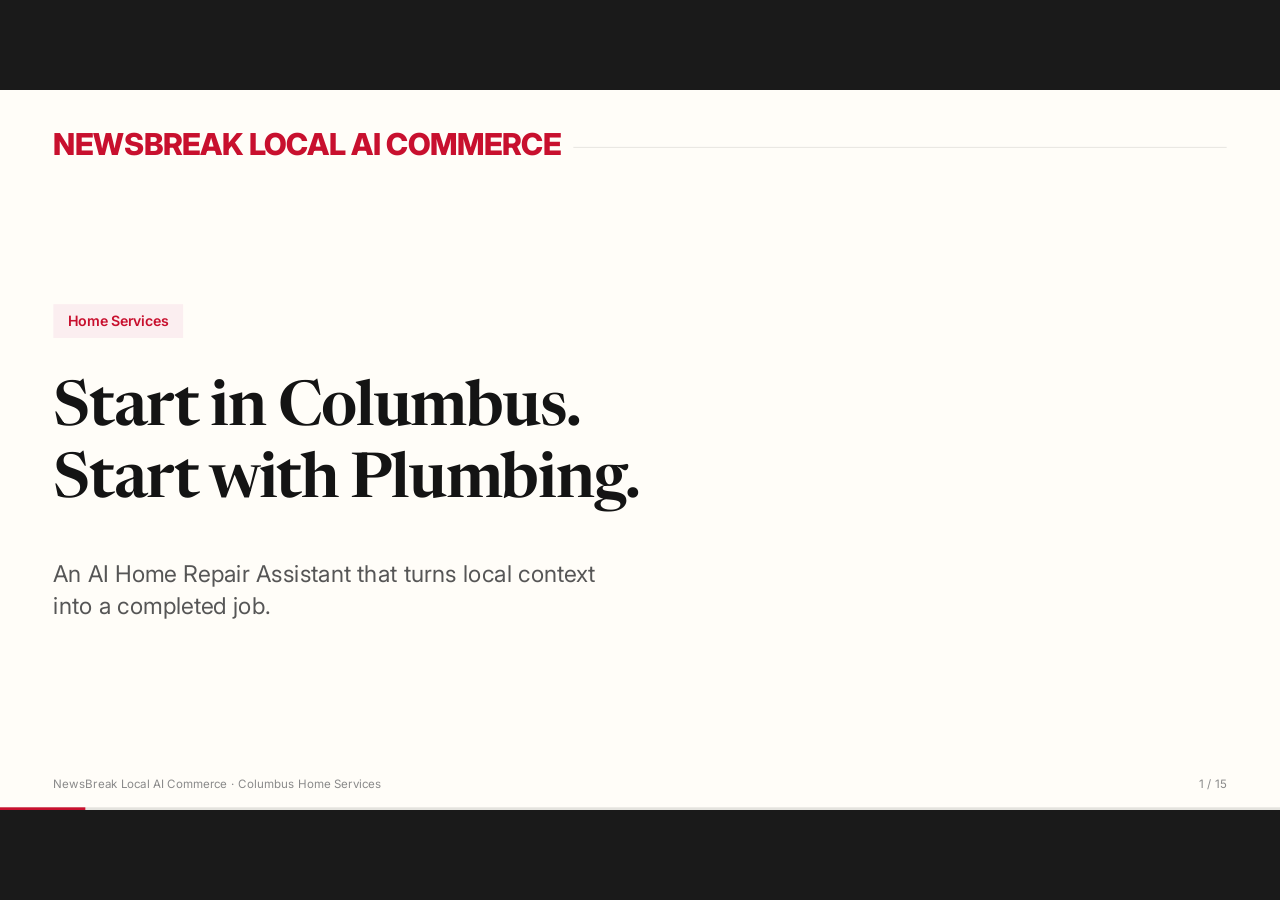
<file: index.html>
<!DOCTYPE html>
<html lang="en">
<head>
<meta charset="UTF-8" />
<meta name="viewport" content="width=device-width, initial-scale=1" />
<title>NewsBreak Local AI Commerce — Columbus Plumbing</title>
<link rel="preconnect" href="https://fonts.googleapis.com" />
<link rel="preconnect" href="https://fonts.gstatic.com" crossorigin />
<link href="https://fonts.googleapis.com/css2?family=Inter:wght@400;500;600;700;800&family=Newsreader:opsz,wght@6..72,500;6..72,600;6..72,700&display=swap" rel="stylesheet" />
<style>
  :root {
    --red: #C8102E;
    --red-soft: #FBEEF0;
    --red-mid: #F3D6DC;
    --red-line: #E9C6CD;
    --ink: #141414;
    --muted: #565656;
    --faint: #8A8A8A;
    --line: #E4E3DE;
    --paper: #FFFDF8;
    --soft: #F4F3EE;
    --chip: #ECEBE5;
  }
  * { box-sizing: border-box; }
  html, body {
    overflow-x: hidden; margin: 0; height: 100%; background: #1A1A1A; color: var(--ink); }
  body { font-family: Inter, "SF Pro Text", "PingFang SC", sans-serif; overflow: hidden; }

  .frame { height: 100%; display: flex; align-items: center; justify-content: center; }
  .viewport { width: 1440px; height: 810px; overflow: hidden; flex: 0 0 auto; }
  .stage-wrap { width: 1440px; height: 810px; transform-origin: top left; }
  .stage { width: 1440px; height: 810px; background: var(--paper); position: relative; overflow: hidden; }

  .slide { display: none; position: absolute; inset: 0; padding: 44px 60px 64px; }
  .slide.active { display: flex; flex-direction: column; }

  /* header */
  .sec { display: flex; align-items: baseline; gap: 14px; margin: 0 0 14px; }
  .sec .num { font-size: 17px; font-weight: 700; color: var(--faint); }
  .sec .name { font-size: 34px; font-weight: 800; letter-spacing: -0.015em; text-transform: uppercase; color: var(--red); line-height: 1; }
  .sec .rule { flex: 1; height: 1px; background: var(--line); transform: translateY(-8px); }
  h1 {
    font-family: Newsreader, "Source Serif 4", Georgia, serif;
    font-size: 44px; line-height: 1.15; font-weight: 600;
    letter-spacing: -0.02em; margin: 0 0 24px; max-width: 23em;
  }

  /* layout */
  .body { flex: 1; display: flex; flex-direction: column; gap: 18px; min-height: 0; }
  .row { display: flex; gap: 18px; }
  .row.grow { flex: 1; min-height: 0; }
  .col { flex: 1; min-width: 0; display: flex; flex-direction: column; }
  .card { background: #fff; border: 1px solid var(--line); padding: 22px 24px; display: flex; flex-direction: column; }
  .soft { background: var(--soft); border: 1px solid var(--line); padding: 22px 24px; display: flex; flex-direction: column; }
  .accent { background: var(--red-soft); border: 1px solid var(--red-line); padding: 22px 24px; display: flex; flex-direction: column; }
  .label { font-size: 12px; font-weight: 700; letter-spacing: 0.12em; text-transform: uppercase; color: var(--faint); margin: 0 0 14px; }
  .label.red { color: var(--red); }
  .center { justify-content: center; }
  .spread { justify-content: space-between; }

  /* text */
  p { margin: 0; }
  .lede { font-size: 23px; font-weight: 650; line-height: 1.25; }
  .t { font-size: 17px; line-height: 1.5; }
  .sub { font-size: 15px; line-height: 1.5; color: var(--muted); }
  .big { font-size: 52px; font-weight: 750; line-height: 1; letter-spacing: -0.025em; }
  .big-sub { font-size: 16px; color: var(--muted); margin-top: 10px; line-height: 1.4; }
  .band { background: var(--soft); border: 1px solid var(--line); padding: 22px 26px; }
  .band.red { background: var(--red-soft); border-color: var(--red-line); }
  .band .q { font-family: Newsreader, Georgia, serif; font-size: 28px; line-height: 1.25; }
  .band.red .q { color: var(--red); }
  .band .foot { font-size: 16px; color: var(--muted); margin-top: 10px; line-height: 1.45; }

  /* two-principle slide */
  .stmt { font-size: 33px; font-weight: 700; line-height: 1.2; letter-spacing: -0.02em; }
  /* takes the leftover height so the card fills the slide instead of pooling */
  .plist { flex: 1; display: flex; flex-direction: column; justify-content: space-evenly; }
  .plist b { display: block; font-size: 18px; font-weight: 700; margin-bottom: 4px; }
  .plist span { display: block; font-size: 16px; line-height: 1.45; color: var(--muted); }

  /* ===== GANTT / SWIMLANE ===== */
  .gantt { flex: 1; display: flex; flex-direction: column; min-height: 0; }
  .g-head { display: grid; grid-template-columns: 132px 1fr; gap: 18px; margin-bottom: 10px; }
  .g-cols { display: grid; }
  .g-cols span {
    font-size: 13px; font-weight: 700; letter-spacing: 0.09em; text-transform: uppercase;
    color: var(--faint); padding: 0 0 8px 14px; border-left: 2px solid var(--line);
  }
  .g-cols span.on { color: var(--red); border-left-color: var(--red-line); }
  .g-row { display: grid; grid-template-columns: 132px 1fr; gap: 18px; flex: 1; min-height: 0; }
  .g-lane { display: flex; flex-direction: column; align-items: flex-start; justify-content: center; font-size: 17px; font-weight: 700; line-height: 1.2; }
  .g-lane small { font-size: 11px; font-weight: 600; color: var(--faint); margin-top: 5px; letter-spacing: 0.08em; text-transform: uppercase; }
  .track { position: relative; border-top: 1px solid var(--line); }
  .g-row:last-child .track { border-bottom: 1px solid var(--line); }
  .track i.gl { position: absolute; top: 0; bottom: 0; width: 1px; background: var(--line); }
  .bar {
    position: absolute; top: 9px; bottom: 9px;
    background: #fff; border: 1px solid var(--line);
    display: flex; align-items: center; padding: 0 15px;
    font-size: 15px; font-weight: 600; line-height: 1.25;
  }
  .bar.red { background: var(--red-soft); border-color: var(--red-line); color: var(--red); }
  .bar.solid { background: var(--red); border-color: var(--red); color: #fff; }
  .bar.ghost { background: var(--soft); color: var(--muted); font-weight: 500; }
  .bar.empty { background: transparent; border: 1px dashed var(--line); color: var(--faint); font-weight: 500; font-size: 14px; justify-content: center; }

  /* ===== METRIC FLOW ===== */
  .mflow { display: flex; align-items: center; flex: 1; }
  .mstep {
    flex: 1; align-self: stretch; background: #fff; border: 1px solid var(--line);
    display: flex; flex-direction: column; align-items: center; justify-content: center;
    text-align: center; padding: 12px 10px; font-size: 17px; font-weight: 650; line-height: 1.25;
  }
  .mstep.end { background: var(--red-soft); border-color: var(--red-line); color: var(--red); }
  .marrow { flex: 0 0 128px; display: flex; flex-direction: column; align-items: center; gap: 6px; }
  .marrow .a { color: var(--faint); font-size: 16px; line-height: 1; }
  .marrow .m {
    font-size: 12.5px; font-weight: 700; letter-spacing: 0.05em; text-transform: uppercase;
    color: var(--red); text-align: center; line-height: 1.3;
  }

  /* ===== SPLIT BAR ===== */
  .split { display: flex; height: 62px; }
  .split-seg {
    display: flex; align-items: center; padding: 0 18px;
    font-size: 17px; font-weight: 650; border: 1px solid var(--line); background: #fff;
  }
  .split-seg.red { background: var(--red); border-color: var(--red); color: #fff; justify-content: center; padding: 0 8px; }
  .axis { display: flex; justify-content: space-between; font-size: 13px; color: var(--faint); margin-top: 8px; }

  /* flow */
  .flow { display: flex; align-items: stretch; }
  .flow.grow { flex: 1; }
  .flow-step {
    flex: 1; background: #fff; border: 1px solid var(--line);
    padding: 16px 13px; text-align: center;
    font-size: 18px; font-weight: 650; line-height: 1.25;
    display: flex; flex-direction: column; justify-content: center; gap: 8px;
  }
  .flow-step em { font-style: normal; font-weight: 500; color: var(--muted); font-size: 14px; line-height: 1.35; }
  .flow-step.hi { background: var(--red-soft); border-color: var(--red-line); color: var(--red); }
  .flow-step.hi em { color: #A2374B; }
  .flow-arrow { width: 26px; flex: 0 0 26px; display: flex; align-items: center; justify-content: center; color: var(--faint); font-size: 17px; }

  /* funnel */
  .funnel { display: flex; flex-direction: column; align-items: center; gap: 9px; flex: 1; justify-content: space-between; }
  .funnel-row {
    background: #fff; border: 1px solid var(--line); text-align: center;
    padding: 13px 12px; font-size: 17px; font-weight: 600; line-height: 1.25; width: 100%;
    display: flex; flex-direction: column; justify-content: center;
  }
  .funnel-row small { font-weight: 500; color: var(--muted); font-size: 13px; margin-top: 4px; }
  .funnel-row.end { background: var(--red-soft); border-color: var(--red-line); color: var(--red); }
  .funnel-row.end small { color: #A2374B; }

  /* table */
  table.t2 { width: 100%; border-collapse: collapse; font-size: 18px; height: 100%; }
  table.t2 th, table.t2 td { border-bottom: 1px solid var(--line); padding: 12px 10px; text-align: center; }
  table.t2 th { font-size: 14px; font-weight: 700; color: var(--muted); }
  table.t2 th:first-child, table.t2 td:first-child { text-align: left; color: var(--muted); font-weight: 500; font-size: 16px; }
  table.t2 tr:last-child td { border-bottom: 0; }
  table.t2 .hi { background: var(--red-soft); color: var(--red); font-weight: 700; }
  table.t2 th.hi { color: var(--red); font-size: 15px; }
  .tbl { flex: 1; display: flex; }

  /* misc */
  .pill { display: inline-block; font-size: 16px; font-weight: 600; padding: 9px 16px; background: var(--chip); }
  .pill.red { background: var(--red-soft); color: var(--red); }
  .chip-row { display: flex; flex-wrap: wrap; gap: 8px; }
  .chip { border: 1px solid var(--line); background: var(--soft); font-size: 14px; padding: 7px 12px; }
  .zip { display: grid; grid-template-columns: repeat(3, 1fr); gap: 9px; flex: 0 0 auto; height: 182px; }
  .why { display: flex; flex-direction: column; gap: 12px; margin-top: 15px; }
  .why b { display: block; font-size: 16px; font-weight: 700; margin-bottom: 3px; }
  .why span { display: block; font-size: 14.5px; line-height: 1.42; color: var(--muted); }
  .zip b {
    background: var(--soft); border: 1px solid var(--line);
    display: flex; flex-direction: column; align-items: center; justify-content: center;
    font-size: 17px; font-weight: 650; gap: 3px;
  }
  .zip b i { font-style: normal; font-weight: 500; font-size: 13px; color: var(--muted); }
  .zip b.on { background: var(--red-soft); border-color: var(--red-line); color: var(--red); }
  .zip b.on i { color: #A2374B; }
  .phone { flex: 1; background: #fff; border: 1px solid var(--line); border-radius: 16px; overflow: hidden; display: flex; flex-direction: column; }
  .phone-top { background: var(--ink); color: #fff; font-size: 11px; font-weight: 600; letter-spacing: 0.06em; text-transform: uppercase; padding: 10px 13px; display: flex; justify-content: space-between; }
  .phone-body { padding: 16px; display: flex; flex-direction: column; gap: 9px; flex: 1; }
  .phone-body .chip-row { margin-top: auto; }
  .phone h3 { margin: 0; font-size: 18px; font-weight: 650; line-height: 1.25; }
  .phone p { font-size: 14px; color: var(--muted); line-height: 1.4; }
  .cta { background: var(--red); color: #fff; font-size: 14px; font-weight: 600; text-align: center; padding: 11px; margin-top: auto; }
  ul.tight { margin: 0; padding-left: 20px; }
  ul.tight li { margin: 0 0 12px; font-size: 17px; line-height: 1.4; }
  ul.tight li:last-child { margin-bottom: 0; }

  /* two-sided gap diagram */
  .gap-wrap { display: grid; grid-template-columns: 1fr 210px 1fr; gap: 0; flex: 1; align-items: stretch; }
  .gap-side { border: 1px solid var(--line); background: #fff; padding: 22px 24px; display: flex; flex-direction: column; justify-content: space-between; }
  .gap-mid {
    background: var(--red-soft); border: 1px solid var(--red-line); border-left: 0; border-right: 0;
    display: flex; flex-direction: column; align-items: center; justify-content: center; gap: 8px; padding: 16px;
  }
  .gap-mid .arrows { font-size: 26px; color: var(--red); letter-spacing: 4px; }
  .gap-mid .txt { font-size: 19px; font-weight: 700; color: var(--red); text-align: center; line-height: 1.25; }

  /* chrome */
  /* Live prototype slide: full bleed, no chrome competing with the device. */
  .slide.demo { padding: 0; overflow: hidden; background: #101114; }
  .demo-frame {
    position: relative; z-index: 1;
    /* flex: none, or the column layout shrinks the frame and the prototype
       renders against a shorter viewport than it was measured for. */
    flex: 0 0 auto;
    width: 1600px; height: 900px; border: 0; display: block;
    /* Zoom is anchored on the phone itself, which sits at (1022,450) inside the
       prototype's own 1600x900 stage — not on the middle of the slide. Anchor it
       centrally and turning the zoom up shoves the device off to the right. */
    --dz: 1;
    --s: calc(0.9 * var(--dz));
    transform-origin: 0 0;
    transform: translate(calc(919.8px - 1022px * var(--s)), calc(405px - 450px * var(--s))) scale(var(--s));
    transition: transform .18s ease;
  }
  .demo-zoom {
    position: absolute; right: 20px; bottom: 16px; z-index: 3;
    background: rgba(255,255,255,0.12); color: #fff;
    font-size: 14px; font-weight: 700; letter-spacing: 0.04em;
    padding: 5px 12px; border-radius: 999px;
    opacity: 0; transition: opacity 0.25s ease; pointer-events: none;
  }
  .demo-zoom.show { opacity: 1; }
  /* Once you click the phone, the keyboard belongs to the prototype. The deck
     forwards the arrow keys back out, but that handshake depends on the iframe's
     origin and quietly stops working in the single-file build. Anyone who cannot
     leave this slide is stuck on it, so the way forward is also on screen. */
  .demo-nav {
    position: absolute; left: 30px; bottom: 26px; z-index: 4;
    display: flex; align-items: center; gap: 9px;
  }
  .demo-nav button {
    width: 46px; height: 37px; border-radius: 9px; cursor: pointer;
    background: rgba(255,255,255,0.09); color: #E8E8EA;
    border: 1px solid rgba(255,255,255,0.16);
    font: 600 17px/1 Inter, sans-serif; letter-spacing: 0;
    transition: background 0.15s ease;
  }
  .demo-nav button:hover { background: rgba(255,255,255,0.2); }
  .demo-nav span { color: #62666C; font-size: 13px; letter-spacing: 0.02em; }
  .demo-missing {
    position: absolute; inset: 0; z-index: 0;
    display: flex; flex-direction: column; align-items: center; justify-content: center; gap: 10px;
    color: #8A8F96; font-size: 19px; text-align: center;
  }
  .demo-missing b { color: #fff; }
  .demo-missing code { font-family: ui-monospace, SFMono-Regular, Menlo, monospace; font-size: 17px; color: #fff; }
  body.on-demo .footer, body.on-demo .bar-p { display: none; }

  .footer { position: absolute; left: 60px; right: 60px; bottom: 22px; display: flex; justify-content: space-between; font-size: 13px; color: var(--faint); }
  .bar-p { position: absolute; left: 0; right: 0; bottom: 0; height: 3px; background: var(--line); }
  .bar-p > i { display: block; height: 100%; background: var(--red); width: 0; }
  .hud {
    position: fixed; left: 0; right: 0; bottom: 0; height: 28px;
    display: flex; align-items: center; justify-content: space-between;
    padding: 0 16px; font-size: 11px; color: #A8A8A8; background: #141414; z-index: 5;
  }
  .hud kbd { font-family: inherit; border: 1px solid #3A3A3A; padding: 1px 5px; border-radius: 3px; color: #D0D0D0; }
  .notes {
    display: none; position: fixed; right: 16px; bottom: 44px; width: 470px;
    max-height: 62vh; overflow: auto; background: #111; color: #EDEDED;
    padding: 18px 20px; border: 1px solid #333; z-index: 6; font-size: 16px; line-height: 1.45;
  }
  .notes.on { display: block; }
  .notes .time { color: #E4657C; font-size: 11px; font-weight: 700; letter-spacing: 0.08em; text-transform: uppercase; margin-bottom: 10px; }
  .notes .cue {
    font-size: 13px; line-height: 1.6; color: #C9A3AC;
    border-left: 2px solid #6E2233; padding-left: 11px; margin-bottom: 14px;
  }
  .notes .cue b { color: #F090A2; font-weight: 700; }
  .notes .grp { margin-bottom: 13px; }
  .notes .grp p { margin: 0 0 4px; }
  .notes em { font-style: normal; color: #FF8FA3; font-weight: 600; }
  .notes .look { font-style: normal; color: #FF6B85; font-size: 12px; margin-right: 5px; }
  .notes .do {
    display: inline-block; background: #2C2C2C; color: #9C9C9C; border-radius: 4px;
    padding: 0 6px; margin-right: 7px; font-size: 12px; font-weight: 700;
  }

  @media print {
    @page { size: landscape; margin: 0; }
    html, body { background: #fff; height: auto; overflow: visible; }
    .hud, .notes, .bar-p { display: none !important; }
    .frame { display: block; height: auto; }
    .viewport, .stage-wrap, .stage { transform: none !important; width: 100%; height: auto; overflow: visible; }
    .slide { display: flex !important; position: relative; page-break-after: always; height: 190mm; }
  }
</style>
<!-- published copy: presenter scaffolding hidden -->
<style>.hud{display:none !important;}</style>
</head>
<body>
<div class="frame">
  <div class="viewport" id="viewport">
  <div class="stage-wrap" id="wrap">
    <div class="stage" id="stage">

      <!-- 1 COVER -->
      <section class="slide active" data-time="0:35" data-notes="今天我只回答一个问题：NewsBreak 能不能把本地流量变成一单真正完成的交易。我的答案是——在 Columbus，从 Plumbing 开始。">
        <div class="sec"><span class="name">NewsBreak Local AI Commerce</span><span class="rule"></span></div>
        <div class="body center">
          <p class="pill red" style="width:fit-content; margin-bottom:24px;">Home Services</p>
          <h1 style="font-size:70px; max-width:14em; margin-bottom:26px;">Start in Columbus.<br>Start with Plumbing.</h1>
          <p style="font-size:26px; color:var(--muted); max-width:24em; line-height:1.35;">An AI Home Repair Assistant that turns local context into a completed job.</p>
        </div>
      </section>

      <!-- 2 RECOMMENDATION -->
      <section class="slide" data-time="1:45" data-notes="先给结论，再讲那条线——它是整个 deck 的骨架。下面三张卡是题目要的 key hypotheses：需求、供给、单位经济，每条都写了什么情况下算被证伪。这三条会在第 13 页以指标的形式回来一次，讲的时候预告一下。">
        <div class="sec"><span class="num">01</span><span class="name">Recommendation</span><span class="rule"></span></div>
        <h1>One category. A few ZIP codes. One complete transaction loop.</h1>
        <div class="body">
          <div class="flow grow">
            <div class="flow-step hi">Local feed<em>A freeze alert, a local story</em></div>
            <div class="flow-arrow">→</div>
            <div class="flow-step">AI assistant<em>Understands the problem</em></div>
            <div class="flow-arrow">→</div>
            <div class="flow-step">Qualified job<em>Structured, not a lead</em></div>
            <div class="flow-arrow">→</div>
            <div class="flow-step">Local plumber<em>Matched and available</em></div>
            <div class="flow-arrow">→</div>
            <div class="flow-step hi">Completed job<em>The only real proof</em></div>
          </div>
          <div class="row" style="flex:0.62;">
            <div class="card col" style="padding:15px 19px; justify-content:space-between;">
              <p class="label red">Bet 1 · Demand</p>
              <p class="lede" style="font-size:19px;">She acts on a story, not a search.</p>
              <p class="sub">Dead if owned demand stays low.</p>
            </div>
            <div class="card col" style="padding:15px 19px; justify-content:space-between;">
              <p class="label red">Bet 2 · Supply</p>
              <p class="lede" style="font-size:19px;">Plumbers answer a qualified job, not a lead.</p>
              <p class="sub">Dead if response time and accept rate stay flat.</p>
            </div>
            <div class="card col" style="padding:15px 19px; justify-content:space-between;">
              <p class="label red">Bet 3 · Economics</p>
              <p class="lede" style="font-size:19px;">One finished job can pay for itself.</p>
              <p class="sub">Dead if contribution margin never turns.</p>
            </div>
          </div>
        </div>
      </section>

      <!-- 3 WHY PLUMBING -->
      <section class="slide" data-time="1:15" data-notes="为什么是 Plumbing 而不是 HVAC。三个理由：漏水必须今天修，意图最强；用户只知道症状不知道该叫什么工种，这正好是 AI 的价值；而且交易周期短，我们 90 天就能看到结果，换一台 HVAC 可能要等一个季度。">
        <div class="sec"><span class="num">02</span><span class="name">Why Plumbing</span><span class="rule"></span></div>
        <h1>The most urgent, most confusing, fastest-closing category.</h1>
        <div class="body">
          <div class="row grow">
            <div class="card col" style="flex:1.3; padding:20px 24px;">
              <p class="label">Category scorecard · 1–5</p>
              <div class="tbl">
                <table class="t2">
                  <thead><tr><th></th><th class="hi">Plumbing</th><th>HVAC</th><th>Electrical</th><th>Handyman</th></tr></thead>
                  <tbody>
                    <tr><td>Urgency</td><td class="hi">5</td><td>5</td><td>4</td><td>2</td></tr>
                    <tr><td>Year-round demand</td><td class="hi">5</td><td>3</td><td>4</td><td>4</td></tr>
                    <tr><td>AI triage value</td><td class="hi">5</td><td>4</td><td>3</td><td>3</td></tr>
                    <tr><td>Speed to close</td><td class="hi">4</td><td>3</td><td>2</td><td>4</td></tr>
                  </tbody>
                </table>
              </div>
            </div>
            <div class="col" style="flex:0.85; gap:16px;">
              <div class="soft" style="flex:1; justify-content:center;">
                <p class="lede" style="font-size:21px;">A leak gets fixed today</p>
                <p class="sub" style="margin-top:6px;">Highest urgency of any home category.</p>
              </div>
              <div class="soft" style="flex:1; justify-content:center;">
                <p class="lede" style="font-size:21px;">People know the symptom, not the service</p>
                <p class="sub" style="margin-top:6px;">Exactly where AI earns its place.</p>
              </div>
              <div class="soft" style="flex:1; justify-content:center;">
                <p class="lede" style="font-size:21px;">We can read results in 90 days</p>
                <p class="sub" style="margin-top:6px;">An HVAC replacement takes a season.</p>
              </div>
            </div>
          </div>
        </div>
      </section>

      <!-- 4 MARKET -->
      <section class="slide" data-time="0:55" data-notes="Columbus 不缺需求，也不缺 plumber。17 万自有住房家庭，而且他们早就在网上找服务了。供给也在，只是碎的——问题从来不是有没有 plumber，而是这个 plumber 现在有没有空、跑不跑这个 ZIP。两边都在，断的是中间那一层。">
        <div class="sec"><span class="num">03</span><span class="name">The Market</span><span class="rule"></span></div>
        <h1>Both sides already exist. What is broken is the middle.</h1>
        <div class="body">
          <div class="gap-wrap">
            <div class="gap-side">
              <p class="label">Demand side</p>
              <div>
                <p class="big">172K</p>
                <p class="big-sub">owner-occupied households in Columbus — 390.5K total, 44.1% owned</p>
              </div>
              <div>
                <p class="t" style="margin-bottom:10px;">Already searching online today:</p>
                <div class="chip-row"><span class="chip">Google</span><span class="chip">Yelp</span><span class="chip">Angi</span><span class="chip">Thumbtack</span></div>
              </div>
              <p class="sub">U.S. Census QuickFacts, ACS 2020–2024</p>
            </div>
            <div class="gap-mid">
              <p class="arrows">→→→</p>
              <p class="txt">The gap<br>is matching</p>
              <p class="arrows">←←←</p>
            </div>
            <div class="gap-side">
              <p class="label">Supply side</p>
              <div>
                <p class="lede">Hundreds of local plumbers</p>
                <p class="sub" style="margin-top:10px;">There is no shortage of licensed plumbers in Columbus.</p>
              </div>
              <div>
                <p class="t" style="margin-bottom:10px;">But nobody can answer, in real time:</p>
                <div class="chip-row"><span class="chip">Free right now?</span><span class="chip">Covers this ZIP?</span><span class="chip">Wants this job?</span></div>
              </div>
              <p class="sub">Fragmented availability, not fragmented supply</p>
            </div>
          </div>
          <div class="band"><p class="q">Demand exists. Supply exists. Nobody is connecting them well.</p></div>
        </div>
      </section>

      <!-- 5 RIGHT TO WIN -->
      <section class="slide" data-time="1:30" data-notes="这是整个 deck 最重要的一页。看这条时间轴——从水管开始漏，到活干完。所有竞品都在中间才介入，因为他们要等用户先意识到问题、再主动搜索。NewsBreak 的位置在最左边，用户还在读本地天气的时候。这个时间差就是我们唯一别人拿不走的东西。">
        <div class="sec"><span class="num">04</span><span class="name">Right to Win</span><span class="rule"></span></div>
        <h1>Everyone else waits for the search. We are already on the screen.</h1>
        <div class="body">
          <div class="gantt">
            <div class="g-head">
              <div></div>
              <div class="g-cols" style="grid-template-columns:repeat(4,1fr);">
                <span class="on">Hour 0 · problem starts</span>
                <span>Hours later · user reacts</span>
                <span>Search &amp; compare</span>
                <span>Job completed</span>
              </div>
            </div>
            <div class="g-row">
              <div class="g-lane" style="color:var(--red);">NewsBreak<small>Contextual</small></div>
              <div class="track">
                <i class="gl" style="left:25%"></i><i class="gl" style="left:50%"></i><i class="gl" style="left:75%"></i>
                <div class="bar solid" style="left:0%; width:24%;">Freeze alert in the feed</div>
                <div class="bar red" style="left:25.5%; width:23.5%;">“Pipes frozen?” → AI builds the job</div>
                <div class="bar red" style="left:50.5%; width:24%;">Nearby plumber matched</div>
                <div class="bar red" style="left:75.5%; width:24.5%;">Job done</div>
              </div>
            </div>
            <div class="g-row">
              <div class="g-lane">Google / Angi<small>Search-led</small></div>
              <div class="track">
                <i class="gl" style="left:25%"></i><i class="gl" style="left:50%"></i><i class="gl" style="left:75%"></i>
                <div class="bar empty" style="left:0%; width:24%;">Not in the picture yet</div>
                <div class="bar" style="left:25.5%; width:23.5%;">User realizes they need a plumber</div>
                <div class="bar" style="left:50.5%; width:24%;">Searches, compares, calls around</div>
                <div class="bar" style="left:75.5%; width:24.5%;">Maybe a job</div>
              </div>
            </div>
          </div>
          <div class="band red"><p class="q">We can reach the problem hours before the search — with an audience we already own.</p></div>
        </div>
      </section>

      <!-- 6 REALITY CHECK -->
      <section class="slide" data-time="1:05" data-notes="但我要诚实说一件事：AI intake 本身已经不是差异化了。Thumbtack、Angi、Yelp 都做了，这些能力甚至已经出现在 ChatGPT 和 Gemini 里。所以我们必须做，但它不是护城河。真正稀缺的是刚才那一页的时间差。">
        <div class="sec"><span class="num">05</span><span class="name">Reality Check</span><span class="rule"></span></div>
        <h1>The AI part is not the moat. Everyone already has it.</h1>
        <div class="body">
          <div class="row grow">
            <div class="card col" style="flex:1.25; padding:20px 24px;">
              <p class="label">Who already ships this</p>
              <div class="tbl">
                <table class="t2">
                  <thead><tr><th></th><th>Thumbtack</th><th>Angi</th><th>Yelp</th><th class="hi">NewsBreak</th></tr></thead>
                  <tbody>
                    <tr><td>Natural-language intake</td><td>Yes</td><td>Yes</td><td>Yes</td><td class="hi">Must have</td></tr>
                    <tr><td>Photo and voice</td><td>Yes</td><td>Partial</td><td>Partial</td><td class="hi">Must have</td></tr>
                    <tr><td>Structured job summary</td><td>Yes</td><td>Yes</td><td>Partial</td><td class="hi">Must have</td></tr>
                    <tr><td>Provider matching</td><td>Yes</td><td>Yes</td><td>Yes</td><td class="hi">Must have</td></tr>
                    <tr><td>Local contextual trigger</td><td>Weak</td><td>Weak</td><td>Medium</td><td class="hi">Our opening</td></tr>
                  </tbody>
                </table>
              </div>
            </div>
            <div class="accent col center" style="flex:0.7;">
              <p style="font-family:Newsreader,Georgia,serif; font-size:36px; line-height:1.2; color:var(--red);">AI is the baseline.<br>Local intent is the wedge.</p>
              <p class="sub" style="margin-top:20px;">These flows are already showing up inside ChatGPT and Gemini too. We build them because we have to — not because they win.</p>
            </div>
          </div>
        </div>
      </section>

      <!-- 7 PRODUCT -->
      <section class="slide" data-time="1:20" data-notes="产品本身很简单，不是让人跟 AI 聊天，是尽快把一个模糊的问题变成一单 plumber 愿意接的活。只问两三个问题就够了。最后一步是报价对比——用户在 Home Services 最大的焦虑就是不知道 220 和 390 到底差在哪，AI 负责解释，但选择权在用户。">
        <div class="sec"><span class="num">06</span><span class="name">The Product</span><span class="rule"></span></div>
        <h1>From “something is leaking” to a job a plumber will actually take.</h1>
        <div class="body">
          <div class="flow grow">
            <div class="flow-step hi">Understand<em>“My kitchen sink is leaking.”<br>Text, photo, or voice</em></div>
            <div class="flow-arrow">→</div>
            <div class="flow-step">Clarify<em>Two or three questions.<br>Not a conversation.</em></div>
            <div class="flow-arrow">→</div>
            <div class="flow-step">Structure<em>Issue, urgency, time window, photos — user confirms</em></div>
            <div class="flow-arrow">→</div>
            <div class="flow-step">Match<em>Nearby, available, right service, fast to respond</em></div>
            <div class="flow-arrow">→</div>
            <div class="flow-step hi">Compare<em>Quotes explained, not silently ranked</em></div>
          </div>
          <div class="row" style="flex:0.7;">
            <div class="card col center">
              <p class="label">What the plumber receives</p>
              <p class="lede">Kitchen sink leak · today 3–6 PM · 2.1 miles · 2 photos</p>
              <p class="sub" style="margin-top:10px;">“Leaks when the sink runs. Likely a drain or connection issue.”</p>
            </div>
            <div class="card col center">
              <p class="label">Why the quotes differ</p>
              <p class="lede">$220 · $310 · $390</p>
              <p class="sub" style="margin-top:10px;">One includes the service fee, one includes parts, one bills diagnostics separately. The AI explains. The user decides.</p>
            </div>
          </div>
        </div>
      </section>

      <!-- 8 UX -->
      <section class="slide" data-time="0:50" data-notes="这页快过——下一页直接演示。体验上有一个硬要求：它必须还是 NewsBreak，不能点一下就跳进另一个 AI app。入口在 feed、天气、文章里，能点就不让用户打字。Provider 那一端正好相反，要像工具——一屏看懂这单值不值得接。">
        <div class="sec"><span class="num">07</span><span class="name">Experience</span><span class="rule"></span></div>
        <h1>It has to still feel like NewsBreak.</h1>
        <div class="body">
          <div class="row grow">
            <div class="card col">
              <div>
                <p class="label">Consumer</p>
                <p class="stmt">The way in is a story she was already reading.</p>
              </div>
              <div class="plist">
                <p><b>Feed card, freeze alert, inside the article</b><span>Three surfaces she opens anyway. Nothing new on the tab bar.</span></p>
                <p><b>Tap, don’t type</b><span>Three questions, all chips. Nobody writes a paragraph at 10 PM.</span></p>
                <p><b>Her address stays hidden</b><span>Shared only once she picks a plumber.</span></p>
              </div>
            </div>
            <div class="accent col">
              <div>
                <p class="label red">Provider</p>
                <p class="stmt">A work tool that answers one question: is this worth my time?</p>
              </div>
              <div class="plist">
                <p><b>A job, not a lead</b><span>Her own answers, already structured, before he picks up the phone.</span></p>
                <p><b>Priced with local comps</b><span>What the last 14 leaks in this ZIP actually closed at.</span></p>
                <p><b>Paid on completion</b><span>No listing fee, no charge to quote. A quote that goes nowhere is free.</span></p>
              </div>
            </div>
          </div>
          <div class="band red"><p class="q">Next slide is that product, running — both sides, one real job.</p></div>
        </div>
      </section>

      <!-- 9 LIVE DEMO -->
      <section class="slide demo" data-time="2:45" data-notes="这一页是活的原型，不是截图。先走需求侧：降温预警 → AI 追问三个问题 → 生成结构化的活。然后按 2 切到水管工，他看到的是一单已经问清楚的活，报 220 发出去。按 1 切回来，报价当场出现在对比页里。问到供给怎么来，按 3 看水管工两分钟注册。方向键照常翻页，R 重置。屏幕上看不清就按 = 放大手机、- 缩小、0 还原；讲稿浮窗挡住手机：按 ] 换窄尺寸，或者直接拖它顶部那条 Chrome 标题栏（网页内容区拖不动，只有那条能拖）。">
        <iframe id="demoFrame" class="demo-frame" title="Live prototype" src="about:blank"></iframe>
        <div class="demo-zoom" id="demoZoom">100%</div>
        <div class="demo-nav">
          <button type="button" id="demoPrev" aria-label="Previous slide">&#8592;</button>
          <button type="button" id="demoNext" aria-label="Next slide">&#8594;</button>
          <span>Slides</span>
        </div>
        <div class="demo-missing">
          <p><b>Prototype not built yet.</b></p>
          <p>Run <code>./demo.sh</code> once in <code>newsbreak-takehome/</code>, then reload this deck.</p>
        </div>
      </section>

      <!-- 10 WHERE WE LAUNCH -->
      <section class="slide" data-time="1:35" data-notes="为什么是这几个 ZIP：第一条最硬——读新闻的人必须就是掏钱的人。43201 是 OSU 校园区，83% 是租客，他打电话给房东不是给水管工；那是另一个产品，走物业那条线，属于第二批。注意措辞是「付款方和读者分离」，不是「避开低收入区」。第二条是老房存量，冻裂集中在 1930-50 年代的施工方式。第三条是运营命脉——这五个 ZIP 连成一条带，一个水管工 6 英里全覆盖，撒开做密度就没了。右边：公开数据里没有 NewsBreak 在 Columbus 的 MAU，所以我不会编一个「拿下 5%」。我只认一个份额：完成订单份额。">
        <div class="sec"><span class="num">08</span><span class="name">Where We Launch</span><span class="rule"></span></div>
        <h1>A market small enough to measure honestly.</h1>
        <div class="body">
          <div class="row grow">
            <div class="col">
              <p class="label">Three to five adjacent ZIPs</p>
              <div class="zip">
                <b>43202</b><b class="on">43214<i>Clintonville</i></b><b class="on">43220<i>Northwest</i></b>
                <b>43201</b><b class="on">43212<i>Grandview</i></b><b class="on">43221<i>Upper Arlington</i></b>
                <b>43211</b><b>43224</b><b class="on">43235<i>Linworth</i></b>
              </div>
              <div class="why">
                <p><b>The reader has to be the one who pays</b><span>43221 is 79% owner-occupied. 43201 is 17% — that reader calls a landlord, not a plumber.</span></p>
                <p><b>The pipes have to actually fail</b><span>Median home built 1952 in Clintonville, 1959 in Upper Arlington. Uninsulated lines on exterior walls.</span></p>
                <p><b>One plumber has to cover all of them</b><span>A contiguous band northwest of downtown, six miles end to end. Scatter the pilot and density never happens.</span></p>
              </div>
              <p class="sub" style="margin-top:12px;">Tenure and housing age: ACS 2020–2024. Renter-heavy ZIPs are wave two, via property managers.</p>
            </div>
            <div class="col">
              <p class="label">The only share I will report</p>
              <div class="funnel">
                <div class="funnel-row" style="width:100%;">All plumbing demand in those ZIPs</div>
                <div class="funnel-row" style="width:82%;">Reachable through NewsBreak</div>
                <div class="funnel-row" style="width:64%;">Qualified requests<small>Phase 1</small></div>
                <div class="funnel-row" style="width:48%;">Matched jobs</div>
                <div class="funnel-row end" style="width:34%;">Completed jobs<small>Phase 2 — the real number</small></div>
              </div>
            </div>
          </div>
          <div class="band"><p class="q">There is no public Columbus MAU, so I will not invent a market share.</p></div>
        </div>
      </section>

      <!-- 11 GTM GANTT -->
      <section class="slide" data-time="1:45" data-notes="这一页请看这四条泳道。关键在第一条和第二条的错位——供给从第 0 天就开始，需求要到第 31 天才进来。杀死一个 marketplace 最快的方式，就是在供给还接不住的时候把需求放进来。产品那条线也是分段的：先上 assistant，再 A/B 测 AI intake，最后才调排序。钱这条线放到最后 30 天才碰。">
        <div class="sec"><span class="num">09</span><span class="name">GTM</span><span class="rule"></span></div>
        <h1>Ninety days: supply leads, demand follows on a leash.</h1>
        <div class="body">
          <div class="gantt">
            <div class="g-head">
              <div></div>
              <div class="g-cols" style="grid-template-columns:repeat(3,1fr);">
                <span>Days 0–30</span><span>Days 31–60</span><span>Days 61–90</span>
              </div>
            </div>
            <div class="g-row">
              <div class="g-lane" style="color:var(--red);">Supply<small>Starts first</small></div>
              <div class="track">
                <i class="gl" style="left:33.33%"></i><i class="gl" style="left:66.66%"></i>
                <div class="bar solid" style="left:0%; width:52%;">Recruit 20–30 plumbers · lock ZIPs and service windows</div>
                <div class="bar red" style="left:53%; width:47%;">Keep the responsive ones · fill coverage gaps</div>
              </div>
            </div>
            <div class="g-row">
              <div class="g-lane">Demand<small>Held back</small></div>
              <div class="track">
                <i class="gl" style="left:33.33%"></i><i class="gl" style="left:66.66%"></i>
                <div class="bar ghost" style="left:0%; width:32%;">Closed — no consumer demand yet, on purpose</div>
                <div class="bar" style="left:33.5%; width:32.5%;">Open to 5–10% · test weather, feed, article, push</div>
                <div class="bar" style="left:67%; width:33%;">Scale only the entries that converted</div>
              </div>
            </div>
            <div class="g-row">
              <div class="g-lane">Product</div>
              <div class="track">
                <i class="gl" style="left:33.33%"></i><i class="gl" style="left:66.66%"></i>
                <div class="bar" style="left:0%; width:32%;">Assistant MVP · manual ops behind it</div>
                <div class="bar" style="left:33.5%; width:32.5%;">A/B: AI intake vs plain form</div>
                <div class="bar" style="left:67%; width:33%;">Tune ranking and the quote flow</div>
              </div>
            </div>
            <div class="g-row">
              <div class="g-lane">Money</div>
              <div class="track">
                <i class="gl" style="left:33.33%"></i><i class="gl" style="left:66.66%"></i>
                <div class="bar ghost" style="left:0%; width:66%;">Free pilot jobs — buying trust, not revenue</div>
                <div class="bar red" style="left:67%; width:33%;">Test willingness to pay</div>
              </div>
            </div>
          </div>
          <div class="band">
            <p class="q" style="font-size:23px;">At day 90 we follow the bottleneck, not the roadmap.</p>
            <p class="foot">Demand strong but supply weak → recruit. Supply strong but demand weak → fix distribution. Both healthy → add ZIPs, then the next category.</p>
          </div>
        </div>
      </section>

      <!-- 12 ECONOMICS -->
      <section class="slide" data-time="1:20" data-notes="早期我不会急着变现，先证明我们能带来真实完成的订单。这张图是一单 350 块的分账，我们拿 12%，也就是 42 块。12% 只是起始假设，不是定价建议。最重要的是下面这句：plumber 最终比较的不是每条 lead 多少钱，而是获得一个真实客户花了多少钱。">
        <div class="sec"><span class="num">10</span><span class="name">Economics</span><span class="rule"></span></div>
        <h1>Get paid when the job is done — not when the lead is sent.</h1>
        <div class="body">
          <div class="row" style="flex:0.75;">
            <div class="soft col center"><p class="label">Phase 1 · Pilot</p><p class="t">Free or near-free qualified jobs. We are buying trust and liquidity, not revenue.</p></div>
            <div class="soft col center"><p class="label">Phase 2 · Transaction</p><p class="t">Once we own booking, payment, and completion, we take a share of jobs that actually finish.</p></div>
          </div>
          <div class="card" style="flex:1; justify-content:center;">
            <p class="label">One completed job · illustrative</p>
            <div class="split">
              <div class="split-seg" style="width:88%;">Plumber keeps ~$308</div>
              <div class="split-seg red" style="width:12%;">$42</div>
            </div>
            <div class="axis">
              <span>Homeowner pays $350</span>
              <span>NewsBreak take rate — 12% launch hypothesis, not a price</span>
            </div>
            <p class="sub" style="margin-top:16px;">Variable costs come out of that $42: payments, support, refund reserve, incentives, AI. Contribution margin gets measured in the pilot — never assumed.</p>
          </div>
          <div class="band red"><p class="q">Plumbers should judge us on cost per completed job — not cost per lead.</p></div>
        </div>
      </section>

      <!-- 13 SUCCESS -->
      <section class="slide" data-time="1:25" data-notes="开口先回指第 2 页那三个赌注——现在每条都挂上了数字，首尾闭环。我们要验证的不是用户喜不喜欢 AI，而是这个 marketplace 成不成立。看这条链路，每一个箭头上挂一个指标——这就是我要盯的全部。北极星是最右边的完成订单，不是聊天量。还有一个只有 NewsBreak 才有的指标：有多少完成订单来自我们自己的 feed 和天气，这个数字才真正证明分发优势是不是真的。">
        <div class="sec"><span class="num">11</span><span class="name">Success</span><span class="rule"></span></div>
        <h1>The MVP does not test whether people like AI. It tests whether the marketplace exists.</h1>
        <div class="body">
          <div class="mflow">
            <div class="mstep">Qualified request</div>
            <div class="marrow"><span class="m">Match rate</span><span class="a">──────▶</span></div>
            <div class="mstep">Matched job</div>
            <div class="marrow"><span class="m">Time to first response</span><span class="a">──────▶</span></div>
            <div class="mstep">Plumber responds</div>
            <div class="marrow"><span class="m">Booking conversion</span><span class="a">──────▶</span></div>
            <div class="mstep end">Completed job<br><span style="font-size:13px; font-weight:600;">North star</span></div>
            <div class="marrow"><span class="m">Repeat rate ·<br>Contribution margin</span><span class="a">──────▶</span></div>
            <div class="mstep">Sustainable<br>economics</div>
          </div>
          <div class="row" style="flex:0.62;">
            <div class="card col center" style="flex:1.15;">
              <p class="label">The three bets from slide one — now with numbers</p>
              <p class="t"><b>1.</b> Can our own surfaces create real plumbing demand?<br><b>2.</b> Will plumbers keep answering the jobs we send?<br><b>3.</b> Can a completed job pay for itself?</p>
            </div>
            <div class="accent col center">
              <p class="t"><b style="color:var(--red);">Owned demand %</b> — how many completed jobs came from NewsBreak’s own surfaces. This is the single number that proves the whole thesis.</p>
            </div>
          </div>
        </div>
      </section>

      <!-- 14 ROADMAP GANTT -->
      <section class="slide" data-time="1:05" data-notes="长期路线按三条泳道走：消费者、供给方、平台。前三个月只做最左边那一列，后台可以人工兜底。注意最右边——MCP 在十八个月之后才出现，只有当 provider 的系统足够碎、外部 AI 分发真的有量的时候它才有价值。它绝对不是 MVP。">
        <div class="sec"><span class="num">12</span><span class="name">Roadmap</span><span class="rule"></span></div>
        <h1>Each phase only starts once the last one is proven.</h1>
        <div class="body">
          <div class="gantt">
            <div class="g-head">
              <div></div>
              <div class="g-cols" style="grid-template-columns:repeat(4,1fr);">
                <span class="on">0–3 months · Assistant</span>
                <span>3–9 · Transaction</span>
                <span>9–18 · AI marketplace</span>
                <span>18+ · Agents &amp; MCP</span>
              </div>
            </div>
            <div class="g-row">
              <div class="g-lane">Consumer</div>
              <div class="track">
                <i class="gl" style="left:25%"></i><i class="gl" style="left:50%"></i><i class="gl" style="left:75%"></i>
                <div class="bar red" style="left:0%; width:24%;">Intake and matching</div>
                <div class="bar" style="left:25.5%; width:23.5%;">Booking and payment</div>
                <div class="bar" style="left:50.5%; width:24%;">Quote intelligence</div>
                <div class="bar" style="left:75.5%; width:24.5%;">Booked by outside agents</div>
              </div>
            </div>
            <div class="g-row">
              <div class="g-lane">Provider</div>
              <div class="track">
                <i class="gl" style="left:25%"></i><i class="gl" style="left:50%"></i><i class="gl" style="left:75%"></i>
                <div class="bar red" style="left:0%; width:24%;">Job inbox, accept or decline</div>
                <div class="bar" style="left:25.5%; width:23.5%;">Calendar and payouts</div>
                <div class="bar" style="left:50.5%; width:24%;">AI quote assist</div>
                <div class="bar" style="left:75.5%; width:24.5%;">CRM and scheduling sync</div>
              </div>
            </div>
            <div class="g-row">
              <div class="g-lane">Platform</div>
              <div class="track">
                <i class="gl" style="left:25%"></i><i class="gl" style="left:50%"></i><i class="gl" style="left:75%"></i>
                <div class="bar ghost" style="left:0%; width:24%;">Manual ops allowed</div>
                <div class="bar" style="left:25.5%; width:23.5%;">Trust, refunds, fraud</div>
                <div class="bar" style="left:50.5%; width:24%;">Dynamic matching</div>
                <div class="bar" style="left:75.5%; width:24.5%;">MCP endpoints</div>
              </div>
            </div>
            <div class="g-row" style="flex:0.55;">
              <div class="g-lane" style="font-size:13px; color:var(--faint); text-transform:uppercase; letter-spacing:0.08em;">Goal</div>
              <div class="track">
                <i class="gl" style="left:25%"></i><i class="gl" style="left:50%"></i><i class="gl" style="left:75%"></i>
                <div class="bar" style="left:0%; width:24%; border:0; background:transparent; color:var(--red); padding:0 4px; font-size:14px;">Demand + liquidity</div>
                <div class="bar" style="left:25.5%; width:23.5%; border:0; background:transparent; color:var(--red); padding:0 4px; font-size:14px;">The economics</div>
                <div class="bar" style="left:50.5%; width:24%; border:0; background:transparent; color:var(--red); padding:0 4px; font-size:14px;">Conversion, lower cost</div>
                <div class="bar" style="left:75.5%; width:24.5%; border:0; background:transparent; color:var(--red); padding:0 4px; font-size:14px;">Local transaction layer</div>
              </div>
            </div>
          </div>
          <div class="band"><p class="q">MCP is the last step, not the first one.</p></div>
        </div>
      </section>

      <!-- 15 CLOSE -->
      <section class="slide" data-time="1:00" data-notes="收尾别急。先窄、先跑通交易、先证明单位经济，再谈扩张。然后主动点出没讲到的部分——招水管工、定价测试、出事怎么办——这是取舍不是遗漏，语气要自信。说完停住等提问。准备好三个问题：怎么招到前 30 个 plumber、为什么不先做 HVAC、owned demand 不成立怎么办。">
        <div class="sec"><span class="name">Close</span><span class="rule"></span></div>
        <div class="body center">
          <h1 style="font-size:72px; max-width:11em; line-height:1.1; margin-bottom:30px;">Start narrow.<br>Build liquidity.<br>Prove economics.<br>Then scale.</h1>
          <p style="font-size:23px; color:var(--muted);">Columbus · Plumbing · AI Home Repair Assistant</p>
        </div>
      </section>

      <div class="footer">
        <span>NewsBreak Local AI Commerce · Columbus Home Services</span>
        <span id="footNum">1 / 14</span>
      </div>
      <div class="bar-p"><i id="prog"></i></div>
    </div>
  </div>
  </div>
</div>

<div class="hud">
  <span>← → Space · <kbd>N</kbd> 讲稿 · <kbd>P</kbd> 演讲者浮窗（置顶 · 不入镜）· <kbd>[</kbd> 浮窗字号 · <kbd>]</kbd> 浮窗尺寸 · <kbd>F</kbd> fullscreen · demo 页 <kbd>=</kbd> <kbd>-</kbd> <kbd>0</kbd> 缩放</span>
  <span id="hudNum">1 / 14</span>
</div>
<aside class="notes" id="notes"></aside>

<script>
  const SCRIPT = [{"n": "01", "title": "Cover", "time": "0:35", "cue": "开场只做一件事：<b>把今天的问题缩到一句话</b>。别急着讲方案。第一句就抬头，先建立眼神接触。", "g": [[{"t": "<i class=\"look\">▲</i>Hi, I'm Wei. Thanks for the time."}, {"t": "So — one question today. Just one."}], [{"t": "Can NewsBreak turn local traffic into a <em>completed job</em>?"}, {"t": "<i class=\"look\">▲</i>Not a click. Not a lead. A job that gets done."}], [{"t": "My answer is yes — if we start small."}, {"t": "<i class=\"look\">▲</i>Columbus. Plumbing. Let me show you why."}]]}, {"n": "02", "title": "Recommendation", "time": "1:45", "cue": "先给结论，再讲那条线，用手指着从左到右走一遍。<b>下面三张卡是题目点名要的 key hypotheses</b>——每条都写了什么情况下算输，要讲出「我愿意被证明是错的」这个态度。", "g": [[{"t": "<i class=\"look\">▲</i>So — here's what I'd do first."}, {"t": "Start with plumbing. Only plumbing."}, {"t": "And only a few ZIP codes in Columbus."}, {"t": "Then make one job work, from start to finish."}], [{"t": "This line at the top is my whole talk."}, {"t": "A woman reads a local story. It's going to freeze tonight."}, {"t": "The AI asks a few questions and figures out what's wrong."}, {"t": "That becomes a real job. Structured. Not a lead."}, {"t": "We find a plumber nearby who's free. And the job gets done."}], [{"t": "<i class=\"look\">▲</i>Now — I'm making three bets here."}, {"t": "One. She calls someone because she read something. Not because she searched."}, {"t": "Two. Plumbers will say yes, if we ask the right questions first."}, {"t": "Three. One finished job can pay for itself."}], [{"t": "<i class=\"look\">▲</i>I'll come back to each one at the end."}, {"t": "And <em>if the first bet is wrong, the rest doesn't matter.</em>"}], [{"t": "So — start narrow. Then scale."}]]}, {"n": "03", "title": "Why Plumbing", "time": "1:15", "cue": "三个理由，第二个最重要——<b>“知道症状不知道叫谁”，这是 AI 唯一真正有用的地方</b>。开头那句自问自答，语气可以轻松点。", "g": [[{"t": "<i class=\"look\">▲</i>So why plumbing? Why not HVAC — the tickets are bigger."}, {"t": "Three reasons."}], [{"t": "Urgency. A leak gets fixed today. Not next week."}, {"t": "<i class=\"look\">▲</i>Nothing else in the house is that urgent."}], [{"t": "Second — and this is the one I care about most."}, {"t": "<em>People know the symptom. They don't know the service.</em>"}, {"t": "She knows there's water on the floor. She has no idea if that's a plumber or a handyman."}, {"t": "<i class=\"look\">▲</i>And that confusion is exactly where AI is useful."}], [{"t": "Third, speed. Plumbing closes in days. So in ninety days I have real data."}, {"t": "Plumbing isn't highest on every row. It's the only one strong on all four."}]]}, {"n": "04", "title": "The Market", "time": "0:55", "cue": "左右两边各讲一句，重点在中间那个箭头。<b>最后一句“断的是中间”要说得干脆</b>，然后停住。", "g": [[{"t": "<i class=\"look\">▲</i>Columbus isn't missing demand. And it's not missing plumbers."}, {"t": "A hundred seventy-two thousand homeowners. That's Census data."}], [{"t": "And these people already search — Google, Yelp, Angi."}], [{"t": "On the other side, hundreds of licensed plumbers."}, {"t": "So supply isn't the problem."}], [{"t": "But nobody answers three simple questions in real time."}, {"t": "Is he free right now? Does he drive to this ZIP? Does he want this job?"}, {"t": "So we're not short of plumbers. We just can't tell who's free."}], [{"t": "<i class=\"look\">▲</i>Both sides are here. <em>What's broken is the middle.</em>"}]]}, {"n": "05", "title": "Right to Win", "time": "1:30", "cue": "全场最重要的一页，<b>可以在这里多停 10 秒</b>。先讲下面那条（对手），再讲上面那条（我们）——对比才成立。", "g": [[{"t": "<i class=\"look\">▲</i>This is the most important slide in the deck. If you remember one, make it this one."}, {"t": "Look at the timeline. It starts when the pipe starts leaking. It ends when the job is done."}], [{"t": "The bottom row is Google and Angi."}, {"t": "For the first few hours, they're just not in the picture."}, {"t": "They have to wait for her to search."}], [{"t": "<i class=\"look\">▲</i>The top row is us."}, {"t": "At hour zero, she's already on NewsBreak. Reading that it's going to freeze tonight."}, {"t": "<em>So we're on her screen before she searches.</em> Sometimes hours before."}], [{"t": "And that gap is the one thing Google can't copy."}, {"t": "<i class=\"look\">▲</i>They can build better AI than us. Fine. They can't buy the moment."}], [{"t": "It's not a better search result. It's a different starting point."}]]}, {"n": "06", "title": "Reality Check", "time": "1:05", "cue": "主动认怂的一页，<b>诚实本身就是加分项</b>。语气放松，像在说心里话，不要像在汇报。", "g": [[{"t": "<i class=\"look\">▲</i>Let me be honest about something."}, {"t": "<em>The AI part is not our moat.</em>"}], [{"t": "Thumbtack has natural language intake. So does Angi. So does Yelp."}, {"t": "And honestly? You can already do a lot of this inside ChatGPT."}], [{"t": "Look at my column on the right."}, {"t": "Almost every row says “must have.” Not “advantage.” Must have."}, {"t": "<i class=\"look\">▲</i>We build these because without them we're not in the game. Not because they win it."}], [{"t": "The only row where we're different is the last one. Local context."}, {"t": "<i class=\"look\">▲</i>So AI is the baseline. <em>Local intent is the wedge.</em>"}]]}, {"n": "07", "title": "The Product", "time": "1:20", "cue": "四步讲快一点，<b>把时间留给最后的报价对比</b>——那是用户最焦虑的地方，也最能体现产品思考。", "g": [[{"t": "<i class=\"look\">▲</i>So what is the product, actually?"}, {"t": "It's turning “something is leaking” into <em>a job a plumber will take</em>."}], [{"t": "Four steps."}, {"t": "She says what's wrong. Text, a photo, or voice."}, {"t": "The AI asks two or three questions. Not twenty."}, {"t": "Then it writes the job — what's broken, how urgent, when she's home. And she confirms it."}, {"t": "Then we match a plumber who's close, free, and quick to reply."}], [{"t": "Now this last step matters a lot. The quotes."}, {"t": "She sees three prices. Two-twenty, three-ten, three-ninety."}], [{"t": "<i class=\"look\">▲</i>And her real question is — why? Why is one almost double?"}, {"t": "One includes the trip fee. One includes parts."}, {"t": "<i class=\"look\">▲</i>So the AI explains the difference. <em>She still decides.</em>"}]]}, {"n": "08", "title": "Experience", "time": "0:50", "cue": "这页<b>要讲得快</b>，最后一句直接翻页开始 demo，别停。", "g": [[{"t": "<i class=\"look\">▲</i>One hard rule. <em>It still has to feel like NewsBreak.</em>"}, {"t": "If tapping this drops her into a separate AI app, we've lost her."}], [{"t": "So the entry points are things she opens anyway. A feed card. A freeze alert. An article."}, {"t": "Nothing new on the tab bar."}], [{"t": "And she taps. She doesn't type."}, {"t": "The plumber side is a work tool. It answers one question — is this worth my time?"}], [{"t": "<i class=\"look\">▲</i>Let me just show you."}]]}, {"n": "09", "title": "Live Demo", "time": "2:45", "cue": "<b>点之前先说，说完再点</b>，不然观众来不及看。手抖也没关系，按 <b>R</b> 可以随时重来。<br> 按 <b>2</b> 切水管工，按 <b>1</b> 切回用户，按 <b>3</b> 看水管工注册（被问到供给才用）。<br> 画面大小：<b>=</b> 放大 · <b>−</b> 缩小 · <b>0</b> 还原。<b>浮窗挡住手机</b>：按 <b>]</b> 换窄尺寸，或拖它顶部那条 Chrome 标题栏（只有那条能拖）。", "g": [[{"t": "<i class=\"look\">▲</i>So this is a real prototype. Not pictures. Let me show you one job, start to finish."}], [{"t": "Her Local tab. Normal NewsBreak. And tonight, a freeze warning.", "d": "Feed"}, {"t": "She opens the story — and right inside it: “Worried about your pipes?”", "d": "文章 → 入口"}], [{"t": "So the AI asks three things. Where, how bad, when she's home. All taps, about ten seconds.", "d": "追问"}], [{"t": "And here's the job it built. Kitchen sink, leaks when the water runs, today three to six.", "d": "Review"}, {"t": "And notice — her address isn't shared yet."}], [{"t": "Now the plumber's side. This isn't a lead — he sees the problem, the distance, and what similar jobs closed at.", "d": "按 2"}], [{"t": "He sends two-twenty. Two taps.", "d": "报价"}], [{"t": "Back to her. Three quotes already in, and the AI explains why they differ.", "d": "按 1 → Quotes"}], [{"t": "She picks one, picks a time, books it. Then she can track him and message him.", "d": "Booking"}], [{"t": "Job's done. She rates it — and that review goes back into NewsBreak local.", "d": "完成"}], [{"t": "<i class=\"look\">▲</i>So that's the loop. <em>A story, to a job, to a plumber, to done.</em>"}, {"t": "<i class=\"look\">▲</i>And it never left NewsBreak."}]]}, {"n": "10", "title": "Where We Launch", "time": "1:35", "cue": "第一条一定要说成 <b>“读的人和付钱的人不是同一个”</b>，不能说成“避开低收入区”。后面补一句 wave two，态度就完整了。", "g": [[{"t": "<i class=\"look\">▲</i>People always ask about market share. So let me be straight."}, {"t": "There's no public number for NewsBreak's users in Columbus."}, {"t": "So I'm not going to invent “we'll take five percent.”"}], [{"t": "So I picked three to five ZIPs, right next to each other."}, {"t": "So why these? Three reasons."}], [{"t": "<i class=\"look\">▲</i>First — <em>the reader has to be the person who pays.</em>"}, {"t": "In Upper Arlington, seventy-nine percent of people own their home."}, {"t": "Next to campus, it's seventeen percent. That's student housing."}, {"t": "She reads the same story. But she calls her landlord, not a plumber."}, {"t": "So those ZIPs are wave two. Through property managers."}], [{"t": "Second, the pipes have to actually break. These are old houses, built in the fifties."}, {"t": "Third, one plumber has to cover all of them. One connected strip, six miles across."}], [{"t": "<i class=\"look\">▲</i>And on the right — I'll report one number. <em>Completed jobs.</em>"}]]}, {"n": "11", "title": "GTM", "time": "1:45", "cue": "重点是<b>前两条泳道的错位</b>——供给第 0 天开始，需求第 31 天才放。讲的时候用手比一下那个空档。", "g": [[{"t": "<i class=\"look\">▲</i>Ninety days, four tracks. And the thing I'd point at is the gap between the first two."}, {"t": "Supply starts on day zero. Demand stays closed until day thirty-one."}], [{"t": "That's on purpose."}, {"t": "<i class=\"look\">▲</i>Because <em>the fastest way to kill a marketplace is to send demand before supply can catch it.</em>"}], [{"t": "She asks for a plumber, nobody answers, and she's gone."}], [{"t": "So — first thirty days, we recruit twenty to thirty plumbers. Lock in their ZIPs and hours."}, {"t": "Then we open demand. But only five to ten percent. And we test where it comes from."}, {"t": "Then the last thirty days, we scale only the entries that converted."}], [{"t": "Then we A/B the AI intake against a plain form — because I want to know if the AI is doing the work."}], [{"t": "And money — we don't touch it until day sixty."}, {"t": "<i class=\"look\">▲</i>Then at day ninety, we follow the bottleneck. Not the roadmap."}]]}, {"n": "12", "title": "Economics", "time": "1:20", "cue": "<b>一定要主动说 12% 是假设不是定价</b>，不然会被追问。最后一句是这页真正的观点。", "g": [[{"t": "<i class=\"look\">▲</i>On money — early on, I'm not in a hurry."}, {"t": "Phase one, jobs are free. We're buying trust and liquidity. Not revenue."}], [{"t": "Phase two, we take a share."}, {"t": "But only on jobs that actually finish."}], [{"t": "So here's one job. She pays three hundred fifty. The plumber keeps three-oh-eight. We take forty-two."}, {"t": "That's twelve percent."}], [{"t": "<i class=\"look\">▲</i>And let me be clear — <em>twelve percent is a starting assumption. It is not a price.</em>"}, {"t": "Out of that forty-two we still pay for payments, support, refunds, the AI."}, {"t": "So contribution margin gets measured. Never assumed."}], [{"t": "<i class=\"look\">▲</i>And that last line is what I'd say to a plumber."}, {"t": "Don't judge us on cost per lead. <em>Judge us on cost per completed job.</em>"}]]}, {"n": "13", "title": "Success", "time": "1:25", "cue": "指标顺着箭头念一遍就行。<b>记得点明这是第 2 页那三个赌注回来了</b>，首尾呼应。力气留给右边的 Owned demand %。", "g": [[{"t": "<i class=\"look\">▲</i>So what are we testing? It's not whether people like AI."}, {"t": "<em>We're testing whether the marketplace exists at all.</em>"}], [{"t": "Same line as before. But now there's a metric on each arrow."}, {"t": "Match rate. Response time. Booking conversion."}], [{"t": "And the north star is that last box. Completed jobs. Not conversations."}, {"t": "So — remember my three bets? These are the same three. Now each one has a number."}], [{"t": "<i class=\"look\">▲</i>But if I could only keep one, it's this one on the right. <em>Owned demand percent.</em>"}, {"t": "How many completed jobs came from NewsBreak's own feed and weather — instead of someone who'd have searched Google anyway."}, {"t": "<i class=\"look\">▲</i>If that number is high, the whole thesis is true."}], [{"t": "If it's low, we're just another lead site with a nicer app."}]]}, {"n": "14", "title": "Roadmap", "time": "1:05", "cue": "这页讲快，<b>唯一要强调的是 MCP 在最后一格</b>——很多人会把它当 MVP 卖，你不这么做，这是加分。", "g": [[{"t": "<i class=\"look\">▲</i>Okay, longer term. Three tracks — consumer, provider, platform."}, {"t": "And the rule is simple. <em>Each phase only starts once the last one is proven.</em>"}], [{"t": "So the first three months is only that left column."}, {"t": "Intake and matching. A job inbox for plumbers. And manual operations behind it — which is fine."}], [{"t": "Then booking and payment. Then smarter matching."}], [{"t": "<i class=\"look\">▲</i>Now look at the far right. MCP — letting outside AI agents book our plumbers."}, {"t": "That's after eighteen months. It only works once we have real supply."}], [{"t": "<i class=\"look\">▲</i><em>MCP is the last step. Not the first.</em>"}]]}, {"n": "15", "title": "Close", "time": "1:00", "cue": "收尾别急。<b>“没讲到的部分”要说成主动取舍，不是没准备好</b>——语气自信，别像道歉。最后一句说完就停住，看着镜头，等他们开口。", "g": [[{"t": "<i class=\"look\">▲</i>Okay — so that's the whole argument."}], [{"t": "Start small. Make both sides work. Then grow."}, {"t": "Columbus. Plumbing. An AI assistant that turns a local story into a job that gets done."}], [{"t": "Now, to keep this to twenty minutes, I had to cut a lot."}, {"t": "How we sign up the first plumbers. The pricing tests. What we do when a job goes wrong."}], [{"t": "<i class=\"look\">▲</i>I've thought those through — so please ask about any of them."}, {"t": "And if anything comes up later, just reach out any time."}], [{"t": "<i class=\"look\">▲</i>Thank you."}]]}];
  const slides = [...document.querySelectorAll(".slide")];
  const notesEl = document.getElementById("notes");
  const wrap = document.getElementById("wrap");

  function scriptHTML(idx) {
    const d = SCRIPT[idx];
    if (!d) return "";
    return d.g.map(function (g) {
      return "<div class='grp'>" + g.map(function (l) {
        return "<p>" + (l.d ? "<span class='do'>" + l.d + "</span>" : "") + l.t + "</p>";
      }).join("") + "</div>";
    }).join("");
  }

  // Cumulative seconds through the end of each slide, so the presenter window can
  // say "you are two minutes long" instead of just showing a stopwatch.
  const PACE = (function () {
    let sum = 0;
    return SCRIPT.map(function (d) {
      const p = d.time.split(":");
      sum += (+p[0]) * 60 + (+p[1]);
      return sum;
    });
  })();
  const mmss = (n) => (n < 0 ? "-" : "") + Math.floor(Math.abs(n) / 60) + ":" + String(Math.abs(n) % 60).padStart(2, "0");
  const viewport = document.getElementById("viewport");
  let i = Math.max(0, (parseInt(new URLSearchParams(location.search).get("s"), 10) || 1) - 1);
  let notesOn = false;

  function render() {
    slides.forEach((s, idx) => s.classList.toggle("active", idx === i));
    const label = (i + 1) + " / " + slides.length;
    document.getElementById("footNum").textContent = label;
    document.getElementById("hudNum").textContent = label;
    document.getElementById("prog").style.width = ((i + 1) / slides.length * 100) + "%";
    const s = slides[i];
    const d = SCRIPT[i];
    notesEl.innerHTML = d
      ? "<div class='time'>" + d.n + " · " + d.title + " · " + d.time + "</div>" +
        "<div class='cue'>" + d.cue + "</div>" + scriptHTML(i)
      : "<div class='time'>" + (s.dataset.time || "") + "</div>" + (s.dataset.notes || "");
    notesEl.classList.toggle("on", notesOn);
    paintPresenter();

    // The prototype loads the first time we land on it and then keeps its state,
    // so stepping back a slide never throws away a half-finished walkthrough.
    const onDemo = s.classList.contains("demo");
    document.body.classList.toggle("on-demo", onDemo);
    const frame = document.getElementById("demoFrame");
    if (onDemo && frame && !frame.dataset.loaded) {
      frame.dataset.loaded = "1";
      frame.setAttribute("src", "demo/out/index.html");
    }
    if (onDemo && frame) setTimeout(() => frame.focus(), 60);
  }
  // A real second window rather than an overlay. Sharing only the deck window in
  // Zoom or recording a single window leaves this one out of the capture, which
  // an in-page panel can never do no matter how it is styled.
  let pres = null, t0 = null, tick = null;
  // The prototype sits on the right half of its slide, so the narrow preset can
  // be parked on the left without covering the phone.
  // Chrome ignores both the size hint on requestWindow and resizeTo() once a
  // picture-in-picture window exists — it remembers whatever the user last
  // dragged it to. So [ cycles the type size, which is pure CSS and always
  // works. To get the window out of the demo's way, drag it, or press - to
  // shrink the prototype instead.
  const PRES_TEXT = [[0.85, "\u5c0f"], [1, "\u4e2d"], [1.18, "\u5927"]];
  // Chrome cannot be told where to put a picture-in-picture window — that is
  // spec'd out, so moving it is always a manual drag of Chrome's own title bar.
  // Size it can honour, but only if preferInitialWindowPlacement opts out of
  // Chrome's habit of reusing whatever size the window had last time.
  const PRES_SIZES = [[1020, 700, "\u4e2d"], [1180, 820, "\u5bbd"], [700, 860, "\u7a84"]];
  let presSize = 0;
  let presText = 1;
  const PRES_CSS =
    "*{box-sizing:border-box}" +
    "html,body{height:100%}" +
    "body{--fit:1;margin:0;background:#0E0E0F;color:#EDEDED;font-family:Inter,'PingFang SC',sans-serif;display:flex;flex-direction:column;overflow:hidden}" +
    "header{display:flex;align-items:baseline;justify-content:space-between;gap:16px;padding:11px 18px;border-bottom:1px solid #2A2A2C;flex:0 0 auto}" +
    "#pn{color:#7C7C80;font-size:13px;font-weight:700;margin-right:9px}" +
    "#pt{color:#FF6B85;font-size:16px;font-weight:800;text-transform:uppercase;letter-spacing:.02em}" +
    ".r{display:flex;align-items:baseline;gap:13px}" +
    "#ppace{font-size:13px;font-weight:700}" +
    "#pclock{font-size:23px;font-weight:800;font-variant-numeric:tabular-nums}" +
    "main{flex:1;overflow:auto;padding:16px 20px}" +
    "#pcue{font-size:calc(14px*var(--fit));line-height:1.6;color:#C9A3AC;border-left:2px solid #6E2233;padding-left:12px;margin-bottom:calc(18px*var(--fit))}" +
    "#pcue b{color:#F090A2}" +
    ".grp{margin-bottom:calc(15px*var(--fit))}" +
    ".grp p{margin:0 0 calc(5px*var(--fit));font-size:calc(21px*var(--fit));line-height:1.42}" +
    "em{font-style:normal;color:#FF8FA3;font-weight:600}" +
    ".look{font-style:normal;color:#FF6B85;font-size:calc(15px*var(--fit));margin-right:7px;vertical-align:2px}" +
    ".do{display:inline-block;background:#2C2C2C;color:#9C9C9C;border-radius:4px;padding:1px 7px;margin-right:8px;font-size:calc(14px*var(--fit));font-weight:700}" +
    "footer{flex:0 0 auto;display:flex;justify-content:space-between;align-items:center;gap:16px;padding:9px 18px;border-top:1px solid #2A2A2C;font-size:12px;color:#7C7C80}" +
    "#pnext{color:#B0B0B4}.w{color:#C9A046;white-space:nowrap}";
  const PRES_HEAD =
    "<meta charset='utf-8'><title>Presenter \u2014 Columbus Plumbing</title>" +
    "<link rel='preconnect' href='https://fonts.gstatic.com' crossorigin>" +
    "<link href='https://fonts.googleapis.com/css2?family=Inter:wght@400;500;600;700;800&display=swap' rel='stylesheet'>" +
    "<style>" + PRES_CSS + "</style>";
  const PRES_BODY =
    "<header><div><span id='pn'></span><b id='pt'></b></div>" +
    "<div class='r'><span id='ppace'></span><span id='pclock'>0:00</span></div></header>" +
    "<main><div id='pcue'></div><div id='pbody'></div></main>" +
    "<footer><span id='pnext'></span><span class='w'><b id='psize'></b> \u2190 \u2192 \u7ffb\u9875 \u00b7 T \u8ba1\u65f6 \u00b7 [ \u5b57\u53f7 \u00b7 ] \u5c3a\u5bf8\uff08\u4e3b\u7a97\u53e3\u6309\uff09\u00b7 \u62d6\u9876\u90e8\u6807\u9898\u680f\u79fb\u52a8</span></footer>";

  async function openPresenter(allowPopup) {
    if (pres && !pres.closed) { pres.focus(); paintPresenter(); return; }
    const W = PRES_SIZES[presSize][0], H = PRES_SIZES[presSize][1];
    // Picture-in-picture floats above every other window. A plain popup gets
    // buried the moment you click the deck to drive the prototype, which is
    // exactly when you still need the script.
    if (window.documentPictureInPicture) {
      try { pres = await documentPictureInPicture.requestWindow({ width: W, height: H, preferInitialWindowPlacement: true }); }
      catch (err) { pres = null; }
    }
    let popup = false;
    if (!pres) {
      // A plain window is not always-on-top, so it is only ever a first-open
      // fallback. During a resize, silently keeping the old size beats dropping
      // a non-floating window on top of the deck mid-sentence.
      if (allowPopup === false) return;
      // Fallback for browsers without document PiP: park it top-centre, just
      // under the webcam, so your eyes stay near the lens.
      const left = Math.round((screen.availWidth - W) / 2);
      const top = (screen.availTop || 0) + 8;
      pres = window.open("", "nb-presenter", "width=" + W + ",height=" + H + ",left=" + left + ",top=" + top);
      if (!pres) { alert("\u6d4f\u89c8\u5668\u62e6\u622a\u4e86\u5f39\u7a97\u3002\u5141\u8bb8\u672c\u9875\u5f39\u51fa\u7a97\u53e3\u540e\u518d\u6309 P\u3002"); return; }
      popup = true;
    }
    if (popup) {
      pres.document.open();
      pres.document.write("<!DOCTYPE html><html lang='en'><head>" + PRES_HEAD + "</head><body>" + PRES_BODY + "</body></html>");
      pres.document.close();
    } else {
      pres.document.head.innerHTML = PRES_HEAD;
      pres.document.body.innerHTML = PRES_BODY;
    }
    pres.document.addEventListener("keydown", presKey);
    pres.addEventListener("resize", fitPresenter);
    // Chrome picks its own spot for a PiP window, usually a corner. Nudge it up
    // to centre-top so your eyes stay near the lens. Blocked in some builds,
    // in which case dragging it once is enough — Chrome remembers.
    try { pres.moveTo(Math.round((screen.availWidth - W) / 2), (screen.availTop || 0) + 8); } catch (err) {}
    if (t0 === null) t0 = Date.now();
    if (!tick) tick = setInterval(paintClock, 500);
    paintPresenter();
  }
  // Chrome allows only one picture-in-picture window, so a resize has to be a
  // close and reopen. requestWindow needs a real key press, which is why this is
  // never wired through the prototype's postMessage bridge — a forwarded call
  // has no user gesture behind it and Chrome would reject it.
  async function cyclePresenterSize() {
    if (!pres || pres.closed) { presSize = (presSize + 1) % PRES_SIZES.length; await openPresenter(true); return; }
    const prev = presSize;
    presSize = (presSize + 1) % PRES_SIZES.length;
    try { pres.close(); } catch (err) {}
    pres = null;
    await openPresenter(false);
    // Chrome refused the new window. Put the old size back and try once more,
    // then give up loudly rather than leaving the presenter gone mid-talk.
    if (!pres || pres.closed) { presSize = prev; await openPresenter(false); }
    if (!pres || pres.closed) await openPresenter(true);
  }
  function cyclePresenterText() {
    presText = (presText + 1) % PRES_TEXT.length;
    if (!pres || pres.closed) { openPresenter(true); return; }
    paintPresenter();
  }
  function presKey(e) {
    if (["ArrowRight", "ArrowDown", " ", "PageDown"].includes(e.key)) { e.preventDefault(); go(i + 1); }
    if (["ArrowLeft", "ArrowUp", "Backspace", "PageUp"].includes(e.key)) { e.preventDefault(); go(i - 1); }
    if (e.key === "Home") { e.preventDefault(); go(0); }
    if (e.key === "End") { e.preventDefault(); go(slides.length - 1); }
    if (e.key === "t" || e.key === "T") { t0 = Date.now(); paintClock(); }
    if (e.key === "[") { e.preventDefault(); cyclePresenterText(); }
    if (e.key === "n" || e.key === "N") { notesOn = !notesOn; render(); }
    if (e.key === "-" || e.key === "_") { e.preventDefault(); zoomDemo(-1); }
    if (e.key === "=" || e.key === "+") { e.preventDefault(); zoomDemo(1); }
    if (e.key === "0") { e.preventDefault(); zoomDemo(0); }
    // ] is deliberately absent: reopening the window needs a user gesture in the
    // deck, and a gesture made inside this window does not count.
  }
  function paintPresenter() {
    if (!pres || pres.closed) return;
    const doc = pres.document, d = SCRIPT[i];
    if (!doc.getElementById("pbody")) return;
    doc.getElementById("pn").textContent = (i + 1) + " / " + slides.length;
    doc.getElementById("pt").textContent = d ? d.title : "";
    doc.getElementById("pcue").innerHTML = d ? d.cue : "";
    doc.getElementById("pbody").innerHTML = scriptHTML(i);
    const nx = SCRIPT[i + 1];
    const sz = doc.getElementById("psize");
    if (sz) sz.textContent = PRES_TEXT[presText][1] + "\u5b57 \u00b7 " + PRES_SIZES[presSize][2] + "\u7a97 \u00b7 ";
    doc.getElementById("pnext").textContent = nx
      ? "\u4e0b\u4e00\u9875 \u00b7 " + nx.title + " \u00b7 " + nx.time
      : "\u6700\u540e\u4e00\u9875";
    fitPresenter();
    doc.querySelector("main").scrollTop = 0;
    paintClock();
  }
  // Scrolling the script while also paging the deck is two competing gestures,
  // so the text shrinks to fit instead. The floor keeps it readable from a
  // normal sitting distance; nothing in the deck comes close to hitting it.
  function fitPresenter() {
    if (!pres || pres.closed) return;
    const body = pres.document.body, main = pres.document.querySelector("main");
    if (!main) return;
    const base = PRES_TEXT[presText][0];
    let f = base;
    body.style.setProperty("--fit", String(base));
    while (main.scrollHeight > main.clientHeight && f > 0.6) {
      f -= 0.03;
      body.style.setProperty("--fit", f.toFixed(2));
    }
  }
  function paintClock() {
    if (!pres || pres.closed || t0 === null) return;
    const doc = pres.document;
    // Self-healing sync. Every path that moves the deck is supposed to repaint
    // the window, but a window that silently sits on the wrong slide is the one
    // failure you cannot recover from while talking, so check rather than trust.
    const pn = doc.getElementById("pn");
    if (pn && pn.textContent !== (i + 1) + " / " + slides.length) { paintPresenter(); return; }
    const el = Math.round((Date.now() - t0) / 1000);
    const c = doc.getElementById("pclock");
    if (c) c.textContent = mmss(el);
    const p = doc.getElementById("ppace");
    if (!p) return;
    // Compared against the window this slide should occupy, not a single instant,
    // so it does not flash "ahead" for the whole time you are on the slide.
    const lo = i ? PACE[i - 1] : 0, hi = PACE[i];
    if (el < lo) { p.textContent = "\u5feb\u4e86 " + mmss(lo - el); p.style.color = "#7FA8D8"; }
    else if (el <= hi) { p.textContent = "on time"; p.style.color = "#5BBE7E"; }
    else { p.textContent = "\u6162\u4e86 " + mmss(el - hi); p.style.color = "#FF6B85"; }
  }
  window.addEventListener("beforeunload", function () { if (pres && !pres.closed) pres.close(); });

  function go(n) {
    i = Math.max(0, Math.min(slides.length - 1, n));
    try { history.replaceState(null, "", "?s=" + (i + 1)); } catch (e) {}
    render();
  }
  function scale() {
    // innerWidth is the layout viewport, and on a phone the deck widens it by
    // sizing its own container — so measuring it here feeds the next scale back
    // into itself and settles just wider than the screen. The visual viewport is
    // the glass, and never moves.
    const vv = window.visualViewport;
    const vw = (vv && vv.width) || window.innerWidth;
    const vh = (vv && vv.height) || window.innerHeight;
    const s = Math.min(vw / 1440, Math.max(200, vh - 28) / 810);
    wrap.style.transform = "scale(" + s + ")";
    viewport.style.width = (1440 * s) + "px";
    viewport.style.height = (810 * s) + "px";
  }
  window.addEventListener("resize", scale);
  // A phone reports one width during first paint and a different one once the
  // address bar and the viewport meta have settled, and it does not always fire
  // resize in between. Measuring once on load leaves the deck scaled for a width
  // that no longer exists, which crops it off both edges rather than shrinking it.
  window.addEventListener("orientationchange", scale);
  window.addEventListener("load", scale);
  if (window.visualViewport) window.visualViewport.addEventListener("resize", scale);
  setTimeout(scale, 250);
  // Chrome on a phone keeps adjusting the layout viewport after those events have
  // all fired, so the only reliable trigger is watching the element itself.
  if (window.ResizeObserver) new ResizeObserver(scale).observe(document.documentElement);
  // The prototype renders at a fixed size, so on a shared screen the only way to
  // make the phone readable from the back of a call is to scale the whole frame.
  // The phone is 875px tall inside a 900px stage, so it already fills the slide
  // vertically — anything past ~1.1 just crops the status bar and the tab bar.
  // The headroom is downward, for when the script window overlaps the device.
  const DZ = [0.7, 0.8, 0.9, 1, 1.1];
  let dzi = 3, dzT = null;
  function zoomDemo(step) {
    const f = document.getElementById("demoFrame"), b = document.getElementById("demoZoom");
    if (!f || !slides[i].classList.contains("demo")) return;
    dzi = step === 0 ? 3 : Math.max(0, Math.min(DZ.length - 1, dzi + step));
    f.style.setProperty("--dz", DZ[dzi]);
    b.textContent = Math.round(DZ[dzi] * 100) + "%";
    b.classList.add("show");
    clearTimeout(dzT);
    dzT = setTimeout(() => b.classList.remove("show"), 1100);
  }
  document.addEventListener("keydown", (e) => {
    if (["ArrowRight", "ArrowDown", " ", "PageDown"].includes(e.key)) { e.preventDefault(); go(i + 1); }
    if (["ArrowLeft", "ArrowUp", "Backspace", "PageUp"].includes(e.key)) { e.preventDefault(); go(i - 1); }
    if (e.key === "Home") go(0);
    if (e.key === "End") go(slides.length - 1);
    if (e.key === "n" || e.key === "N") { notesOn = !notesOn; render(); }
    if (e.key === "p" || e.key === "P") openPresenter(true);
    if (e.key === "[") cyclePresenterText();
    if (e.key === "]") cyclePresenterSize();
    if (e.key === "-" || e.key === "_") { e.preventDefault(); zoomDemo(-1); }
    if (e.key === "=" || e.key === "+") { e.preventDefault(); zoomDemo(1); }
    if (e.key === "0") { e.preventDefault(); zoomDemo(0); }
    if (e.key === "Escape") { notesOn = false; render(); }
    if (e.key === "f" || e.key === "F") {
      if (!document.fullscreenElement) document.documentElement.requestFullscreen();
      else document.exitFullscreen();
    }
  });
  // Keys pressed inside the prototype never reach this document, so it forwards
  // the deck's own shortcuts back out.
  window.addEventListener("message", (e) => {
    const d = e.data;
    if (!d || d.source !== "nb-demo") return;
    if (d.cmd === "next") go(i + 1);
    if (d.cmd === "prev") go(i - 1);
    if (d.cmd === "notes") { notesOn = !notesOn; render(); }
    if (d.cmd === "zoomOut") zoomDemo(-1);
    if (d.cmd === "zoomIn") zoomDemo(1);
    if (d.cmd === "zoomReset") zoomDemo(0);
    if (d.cmd === "presText") cyclePresenterText();
    if (d.cmd === "timer") { t0 = Date.now(); paintClock(); }
    if (d.cmd === "full") {
      if (!document.fullscreenElement) document.documentElement.requestFullscreen();
      else document.exitFullscreen();
    }
  });

  document.getElementById("demoPrev").addEventListener("click", (e) => { e.stopPropagation(); go(i - 1); });
  document.getElementById("demoNext").addEventListener("click", (e) => { e.stopPropagation(); go(i + 1); });
  document.getElementById("stage").addEventListener("click", (e) => {
    // Click-to-advance would fight the prototype, which is meant to be tapped.
    if (slides[i].classList.contains("demo")) return;
    const r = e.currentTarget.getBoundingClientRect();
    go(e.clientX > r.left + r.width / 2 ? i + 1 : i - 1);
  });
  scale();
  render();
</script>
</body>
</html>
</file>
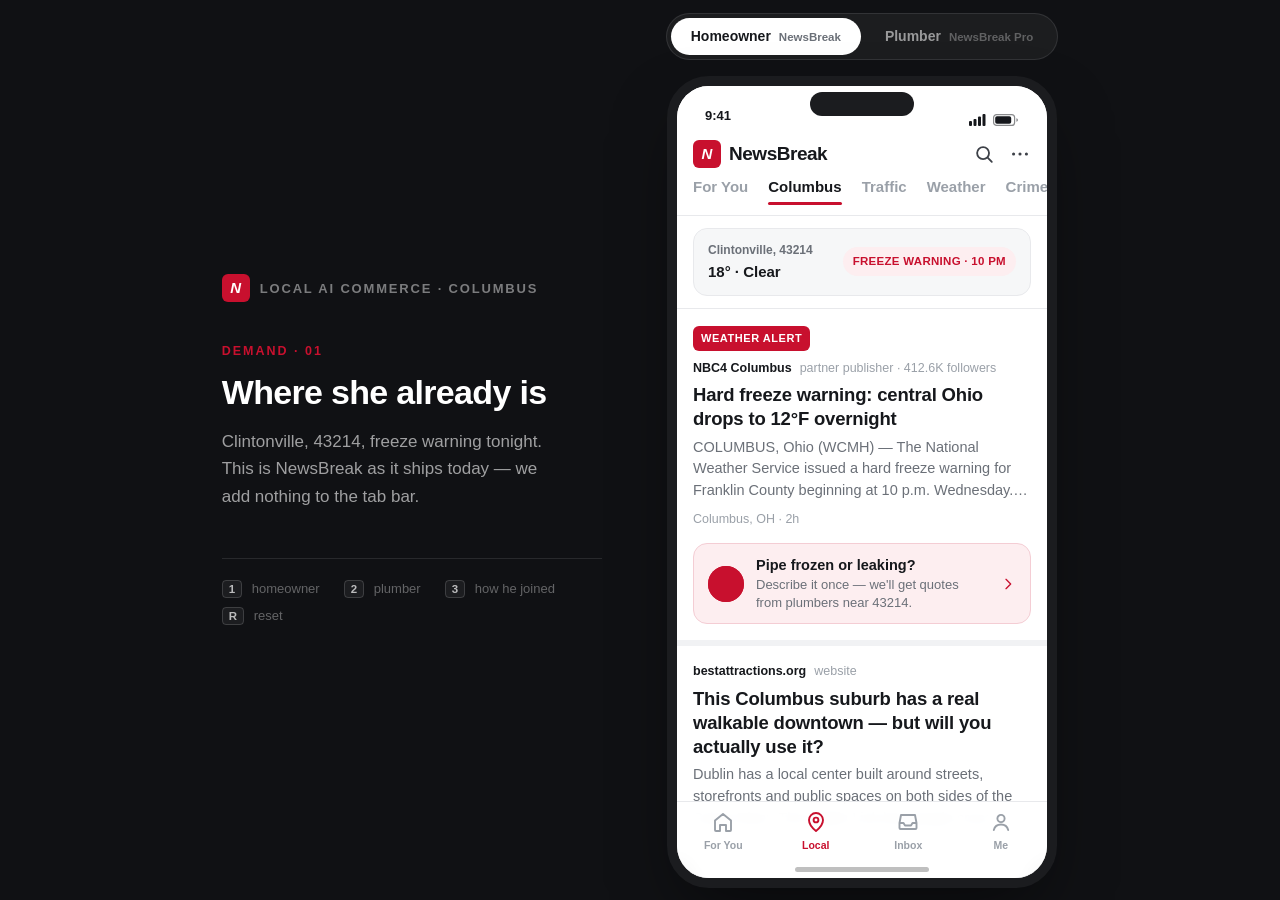
<file: demo/out/index.html>
<!DOCTYPE html><html lang="en" class="h-full antialiased"><head><meta charSet="utf-8"/><meta name="viewport" content="width=device-width, initial-scale=1"/><link rel="stylesheet" href="./_next/static/chunks/3v-zr1lqj3big.css" data-precedence="next"/><link rel="preload" as="script" fetchPriority="low" href="./_next/static/chunks/3l04zcqx63h3y.js"/><script src="./_next/static/chunks/41qfcvra0dvw4.js" async=""></script><script src="./_next/static/chunks/1mh6a-0e61pyc.js" async=""></script><script src="./_next/static/chunks/turbopack-1vl4uei0rhjnz.js" async=""></script><script src="./_next/static/chunks/3fntmmi971322.js" async=""></script><script src="./_next/static/chunks/14je79shom97z.js" async=""></script><title>NewsBreak · Local AI Commerce — Columbus</title><meta name="description" content="Interactive prototype: an AI home repair assistant inside the NewsBreak local feed."/><link rel="icon" href="/favicon.ico?favicon.2vob68tjqpejf.ico" sizes="256x256" type="image/x-icon"/><script src="./_next/static/chunks/0cz1d0mv5g_q7.js" noModule=""></script></head><body class="min-h-full flex flex-col"><div hidden=""><!--$--><!--/$--></div><main class="flex min-h-screen items-center justify-center gap-16 bg-[#101114] px-12 py-4 text-white"><div class="w-[380px] shrink-0"><div class="flex items-center gap-2.5"><div class="grid size-7 place-items-center rounded-md bg-nb-red text-[15px] font-black italic text-white">N</div><span class="text-[13px] font-bold uppercase tracking-[0.14em] text-white/45">Local AI Commerce · Columbus</span></div><p class="mt-10 text-[12.5px] font-bold uppercase tracking-[0.16em] text-nb-red">Demand · 01</p><h2 class="mt-3 text-[34px] font-bold leading-[1.15] tracking-[-0.02em]">Where she already is</h2><p class="mt-4 max-w-[34ch] text-[17px] leading-[1.6] text-white/60">Clintonville, 43214, freeze warning tonight. This is NewsBreak as it ships today — we add nothing to the tab bar.</p><div class="mt-12 border-t border-white/10 pt-5"><div class="flex flex-wrap gap-x-6 gap-y-2 text-[13px] text-white/35"><span><kbd class="mr-1.5 rounded border border-white/15 bg-white/5 px-1.5 py-0.5 font-sans text-[11.5px] font-bold text-white/70">1</kbd> homeowner</span><span><kbd class="mr-1.5 rounded border border-white/15 bg-white/5 px-1.5 py-0.5 font-sans text-[11.5px] font-bold text-white/70">2</kbd> plumber</span><span><kbd class="mr-1.5 rounded border border-white/15 bg-white/5 px-1.5 py-0.5 font-sans text-[11.5px] font-bold text-white/70">3</kbd> how he joined</span><span><kbd class="mr-1.5 rounded border border-white/15 bg-white/5 px-1.5 py-0.5 font-sans text-[11.5px] font-bold text-white/70">R</kbd> reset</span></div></div></div><div class="flex flex-col items-center gap-4"><div class="flex gap-1 rounded-full border border-white/10 bg-white/5 p-1"><button class="press relative rounded-full px-5 py-2 text-[14px] font-semibold bg-white text-ink">Homeowner<span class="ml-2 text-[11.5px] text-muted">NewsBreak</span></button><button class="press relative rounded-full px-5 py-2 text-[14px] font-semibold text-white/55 hover:text-white">Plumber<span class="ml-2 text-[11.5px] text-white/30">NewsBreak Pro</span></button></div><div class="slide-in"><div class="relative"><div class="relative h-[812px] w-[390px] overflow-hidden rounded-[42px] border-[10px] border-[#1b1c1f] bg-white text-ink shadow-[0_30px_70px_-20px_rgba(0,0,0,0.55)]"><div class="relative z-20 flex h-11 items-end justify-between px-7 pb-1 text-[13px] font-semibold bg-white text-ink"><span>9:41</span><div class="absolute left-1/2 top-1.5 h-6 w-[104px] -translate-x-1/2 rounded-full bg-[#1b1c1f]"></div><span class="flex items-center gap-1.5"><svg viewBox="0 0 18 12" class="h-3 w-4.5" fill="currentColor"><rect x="0" y="7" width="3" height="5" rx="1"></rect><rect x="4.5" y="5" width="3" height="7" rx="1"></rect><rect x="9" y="2.5" width="3" height="9.5" rx="1"></rect><rect x="13.5" y="0" width="3" height="12" rx="1"></rect></svg><svg viewBox="0 0 26 12" class="h-3 w-6.5" fill="none"><rect x="0.6" y="0.6" width="21" height="10.8" rx="3" stroke="currentColor" stroke-width="1.2" opacity="0.5"></rect><rect x="2.2" y="2.2" width="16" height="7.6" rx="1.8" fill="currentColor"></rect><path d="M23.4 4.2v3.6c1-.3 1.6-.9 1.6-1.8s-.6-1.5-1.6-1.8z" fill="currentColor" opacity="0.5"></path></svg></span></div><div class="no-bar h-[748px] overflow-y-auto pb-24 "><div class="sticky top-0 z-10 bg-white"><div class="flex items-center justify-between px-4 pb-2 pt-2.5"><div class="flex items-center gap-2"><div class="grid size-7 place-items-center rounded-md bg-nb-red text-[15px] font-black italic text-white">N</div><span class="text-[19px] font-extrabold tracking-tight">NewsBreak</span></div><div class="flex items-center gap-3.5 text-ink-2"><button class="press" aria-label="Search"><svg viewBox="0 0 24 24" fill="none" class="shrink-0 size-[22px]"><circle cx="11" cy="11" r="6.5" stroke="currentColor" stroke-width="2"></circle><path d="M16 16l4.5 4.5" stroke="currentColor" stroke-width="2" stroke-linecap="round"></path></svg></button><button class="press" aria-label="More"><svg viewBox="0 0 24 24" fill="currentColor" class="shrink-0 size-[22px]"><circle cx="5" cy="12" r="1.7"></circle><circle cx="12" cy="12" r="1.7"></circle><circle cx="19" cy="12" r="1.7"></circle></svg></button></div></div><div class="no-bar flex gap-5 overflow-x-auto px-4 pb-2.5"><button class="press relative shrink-0 pb-1.5 text-[15px] font-semibold text-faint">For You</button><button class="press relative shrink-0 pb-1.5 text-[15px] font-semibold text-ink">Columbus<span class="absolute inset-x-0 bottom-0 h-[3px] rounded-full bg-nb-red"></span></button><button class="press relative shrink-0 pb-1.5 text-[15px] font-semibold text-faint">Traffic</button><button class="press relative shrink-0 pb-1.5 text-[15px] font-semibold text-faint">Weather</button><button class="press relative shrink-0 pb-1.5 text-[15px] font-semibold text-faint">Crime</button><button class="press relative shrink-0 pb-1.5 text-[15px] font-semibold text-faint">Sports</button></div><div class="h-px bg-hair"></div></div><div class="px-4 pt-3"><div class="flex items-center justify-between rounded-card border border-hair bg-canvas px-3.5 py-3"><div><p class="text-[12px] font-semibold text-muted">Clintonville, 43214</p><p class="mt-0.5 text-[15px] font-bold">18° · Clear</p></div><div class="rounded-full bg-nb-red-soft px-2.5 py-1.5 text-[11.5px] font-bold uppercase tracking-wide text-nb-red">Freeze warning · 10 PM</div></div></div><div class="mt-3"><article class="press cursor-pointer border-b-[6px] border-hair-2 px-4 py-4 border-t border-t-hair"><div class="mb-2 inline-flex items-center gap-1.5 rounded-md bg-nb-red px-2 py-1 text-[11px] font-bold uppercase tracking-wider text-white">Weather alert</div><div class="mb-1.5 flex items-center gap-2 text-[12.5px]"><span class="font-bold text-ink">NBC4 Columbus</span><span class="truncate text-faint">partner publisher · 412.6K followers</span></div><h3 class="text-[18.5px] font-bold leading-[1.28] tracking-[-0.01em]">Hard freeze warning: central Ohio drops to 12°F overnight</h3><p class="mt-1.5 line-clamp-3 text-[14.5px] leading-[1.5] text-muted">COLUMBUS, Ohio (WCMH) — The National Weather Service issued a hard freeze warning for Franklin County beginning at 10 p.m. Wednesday. Crews are warning homeowners in older Clintonville and Upper Arlington housing stock that uninsulated pipes along exterior walls are most at risk.</p><p class="mt-2 text-[12.5px] text-faint">Columbus, OH<!-- --> · <!-- -->2h</p><button class="press mt-3.5 flex w-full items-center gap-3 rounded-card border border-nb-red-line bg-nb-red-soft px-3.5 py-3 text-left"><span class="relative grid size-9 shrink-0 place-items-center rounded-full bg-nb-red text-white"><svg viewBox="0 0 24 24" fill="none" class="shrink-0 size-[18px]"><path d="M12 3l1.9 5.4L19.5 10l-5.6 1.6L12 17l-1.9-5.4L4.5 10l5.6-1.6L12 3z" stroke="currentColor" stroke-width="1.7" stroke-linejoin="round"></path><path d="M18.5 16l.8 2.2 2.2.8-2.2.8-.8 2.2-.8-2.2-2.2-.8 2.2-.8.8-2.2z" fill="currentColor"></path></svg><span class="ping absolute inset-0 rounded-full bg-nb-red"></span></span><span class="min-w-0 flex-1"><span class="block text-[14.5px] font-bold leading-tight text-ink">Pipe frozen or leaking?</span><span class="mt-0.5 block text-[13px] leading-snug text-muted">Describe it once — we&#x27;ll get quotes from plumbers near 43214.</span></span><svg viewBox="0 0 24 24" fill="none" class="shrink-0 size-4 rotate-180 text-nb-red"><path d="M15 5l-7 7 7 7" stroke="currentColor" stroke-width="2" stroke-linecap="round" stroke-linejoin="round"></path></svg></button></article><article class="press cursor-pointer border-b-[6px] border-hair-2 px-4 py-4 "><div class="mb-1.5 flex items-center gap-2 text-[12.5px]"><span class="font-bold text-ink">bestattractions.org</span><span class="truncate text-faint">website</span></div><h3 class="text-[18.5px] font-bold leading-[1.28] tracking-[-0.01em]">This Columbus suburb has a real walkable downtown — but will you actually use it?</h3><p class="mt-1.5 line-clamp-3 text-[14.5px] leading-[1.5] text-muted">Dublin has a local center built around streets, storefronts and public spaces on both sides of the Scioto River. The Dublin Link lets people cross between them on foot or by bike.</p><p class="mt-2 text-[12.5px] text-faint">Dublin, OH<!-- --> · <!-- -->9h</p></article><article class="press cursor-pointer border-b-[6px] border-hair-2 px-4 py-4 "><div class="mb-1.5 flex items-center gap-2 text-[12.5px]"><span class="font-bold text-ink">NBC4 Columbus</span><span class="truncate text-faint">partner publisher · 412.6K followers</span></div><h3 class="text-[18.5px] font-bold leading-[1.28] tracking-[-0.01em]">Central Ohio remembers a beloved local musician</h3><p class="mt-1.5 line-clamp-3 text-[14.5px] leading-[1.5] text-muted">WESTERVILLE, Ohio (WCMH) — The central Ohio music and restaurant communities are mourning the loss of Bill Foley, a regular performer at restaurants around central Ohio.</p><p class="mt-2 text-[12.5px] text-faint">Westerville, OH<!-- --> · <!-- -->18h</p></article><article class="press cursor-pointer border-b-[6px] border-hair-2 px-4 py-4 "><div class="mb-1.5 flex items-center gap-2 text-[12.5px]"><span class="font-bold text-ink">WSYX ABC 6</span><span class="truncate text-faint">partner publisher · 188.2K followers</span></div><h3 class="text-[18.5px] font-bold leading-[1.28] tracking-[-0.01em]">Dump truck overturns, leaks natural gas on busy Columbus road</h3><p class="mt-1.5 line-clamp-3 text-[14.5px] leading-[1.5] text-muted">Crews shut down a stretch of Livingston Avenue Wednesday afternoon after a dump truck overturned and struck a gas line, according to Columbus Division of Fire.</p><p class="mt-2 text-[12.5px] text-faint">Franklin County, OH<!-- --> · <!-- -->1d</p></article><article class="press cursor-pointer border-b-[6px] border-hair-2 px-4 py-4 "><div class="mb-1.5 flex items-center gap-2 text-[12.5px]"><span class="font-bold text-ink">Columbus Underground</span><span class="truncate text-faint">partner publisher · 96.4K followers</span></div><h3 class="text-[18.5px] font-bold leading-[1.28] tracking-[-0.01em]">Winter farmers market returns to Clintonville this Saturday</h3><p class="mt-1.5 line-clamp-3 text-[14.5px] leading-[1.5] text-muted">More than 30 vendors will set up inside the Clintonville Community Market from 9 a.m. to noon, including three new bakeries.</p><p class="mt-2 text-[12.5px] text-faint">Clintonville, OH<!-- --> · <!-- -->1d</p></article></div></div><div class="absolute inset-x-0 bottom-0 z-20 border-t border-hair bg-white/95 pb-6 pt-2 backdrop-blur"><div class="flex"><button class="press relative flex flex-1 flex-col items-center gap-1"><svg viewBox="0 0 24 24" fill="none" class="shrink-0 size-6 text-faint"><path d="M4 10.5L12 4l8 6.5V20a1 1 0 01-1 1h-4v-6H9v6H5a1 1 0 01-1-1v-9.5z" stroke="currentColor" stroke-width="1.9" stroke-linejoin="round"></path></svg><span class="text-[10.5px] font-semibold text-faint">For You</span></button><button class="press relative flex flex-1 flex-col items-center gap-1"><svg viewBox="0 0 24 24" fill="none" class="shrink-0 size-6 text-nb-red"><path d="M12 21s7-5.6 7-11a7 7 0 10-14 0c0 5.4 7 11 7 11z" stroke="currentColor" stroke-width="1.9" stroke-linejoin="round"></path><circle cx="12" cy="10" r="2.4" stroke="currentColor" stroke-width="1.9"></circle></svg><span class="text-[10.5px] font-semibold text-nb-red">Local</span></button><button class="press relative flex flex-1 flex-col items-center gap-1"><svg viewBox="0 0 24 24" fill="none" class="shrink-0 size-6 text-faint"><path d="M3.5 13h4l1.5 2.5h6L16.5 13h4" stroke="currentColor" stroke-width="1.9" stroke-linejoin="round"></path><path d="M5 5h14l1.5 8v5a1 1 0 01-1 1h-15a1 1 0 01-1-1v-5L5 5z" stroke="currentColor" stroke-width="1.9" stroke-linejoin="round"></path></svg><span class="text-[10.5px] font-semibold text-faint">Inbox</span></button><button class="press relative flex flex-1 flex-col items-center gap-1"><svg viewBox="0 0 24 24" fill="none" class="shrink-0 size-6 text-faint"><circle cx="12" cy="8.5" r="3.6" stroke="currentColor" stroke-width="1.9"></circle><path d="M4.8 20c.9-3.6 3.7-5.5 7.2-5.5s6.3 1.9 7.2 5.5" stroke="currentColor" stroke-width="1.9" stroke-linecap="round"></path></svg><span class="text-[10.5px] font-semibold text-faint">Me</span></button></div></div><div class="pointer-events-none absolute bottom-1.5 left-1/2 z-30 h-[5px] w-[134px] -translate-x-1/2 rounded-full bg-black/25"></div></div></div></div></div></main><!--$--><!--/$--><script src="./_next/static/chunks/3l04zcqx63h3y.js" id="_R_" async=""></script><script>(self.__next_f=self.__next_f||[]).push([0])</script><script>self.__next_f.push([1,"1:\"$Sreact.fragment\"\n2:I[39756,[\"./_next/static/chunks/3fntmmi971322.js\"],\"default\"]\n3:I[37457,[\"./_next/static/chunks/3fntmmi971322.js\"],\"default\"]\n4:I[41447,[\"./_next/static/chunks/3fntmmi971322.js\",\"./_next/static/chunks/14je79shom97z.js\"],\"StoreProvider\"]\n5:I[52899,[\"./_next/static/chunks/3fntmmi971322.js\",\"./_next/static/chunks/14je79shom97z.js\"],\"Stage\"]\n6:I[97367,[\"./_next/static/chunks/3fntmmi971322.js\"],\"OutletBoundary\"]\n7:\"$Sreact.suspense\"\n9:I[97367,[\"./_next/static/chunks/3fntmmi971322.js\"],\"ViewportBoundary\"]\nb:I[97367,[\"./_next/static/chunks/3fntmmi971322.js\"],\"MetadataBoundary\"]\nd:I[68027,[\"./_next/static/chunks/3fntmmi971322.js\"],\"default\",1]\n:HL[\"./_next/static/chunks/3v-zr1lqj3big.css\",\"style\"]\n0:{\"P\":null,\"c\":[\"\",\"\"],\"q\":\"\",\"i\":false,\"f\":[[[\"\",{\"children\":[\"__PAGE__\",{},\"$undefined\",\"$undefined\",4608]},\"$undefined\",\"$undefined\",4624],[[\"$\",\"$1\",\"c\",{\"children\":[[[\"$\",\"link\",\"0\",{\"rel\":\"stylesheet\",\"href\":\"./_next/static/chunks/3v-zr1lqj3big.css\",\"precedence\":\"next\",\"crossOrigin\":\"$undefined\",\"nonce\":\"$undefined\"}],[\"$\",\"script\",\"script-0\",{\"src\":\"./_next/static/chunks/3fntmmi971322.js\",\"async\":true,\"nonce\":\"$undefined\"}]],[\"$\",\"html\",null,{\"lang\":\"en\",\"className\":\"h-full antialiased\",\"children\":[\"$\",\"body\",null,{\"className\":\"min-h-full flex flex-col\",\"children\":[\"$\",\"$L2\",null,{\"parallelRouterKey\":\"children\",\"error\":\"$undefined\",\"errorStyles\":\"$undefined\",\"errorScripts\":\"$undefined\",\"template\":[\"$\",\"$L3\",null,{}],\"templateStyles\":\"$undefined\",\"templateScripts\":\"$undefined\",\"notFound\":[[[\"$\",\"title\",null,{\"children\":\"404: This page could not be found.\"}],[\"$\",\"div\",null,{\"style\":{\"fontFamily\":\"system-ui,\\\"Segoe UI\\\",Roboto,Helvetica,Arial,sans-serif,\\\"Apple Color Emoji\\\",\\\"Segoe UI Emoji\\\"\",\"height\":\"100vh\",\"textAlign\":\"center\",\"display\":\"flex\",\"flexDirection\":\"column\",\"alignItems\":\"center\",\"justifyContent\":\"center\"},\"children\":[\"$\",\"div\",null,{\"children\":[[\"$\",\"style\",null,{\"dangerouslySetInnerHTML\":{\"__html\":\"body{color:#000;background:#fff;margin:0}.next-error-h1{border-right:1px solid rgba(0,0,0,.3)}@media (prefers-color-scheme:dark){body{color:#fff;background:#000}.next-error-h1{border-right:1px solid rgba(255,255,255,.3)}}\"}}],[\"$\",\"h1\",null,{\"className\":\"next-error-h1\",\"style\":{\"display\":\"inline-block\",\"margin\":\"0 20px 0 0\",\"padding\":\"0 23px 0 0\",\"fontSize\":24,\"fontWeight\":500,\"verticalAlign\":\"top\",\"lineHeight\":\"49px\"},\"children\":404}],[\"$\",\"div\",null,{\"style\":{\"display\":\"inline-block\"},\"children\":[\"$\",\"h2\",null,{\"style\":{\"fontSize\":14,\"fontWeight\":400,\"lineHeight\":\"49px\",\"margin\":0},\"children\":\"This page could not be found.\"}]}]]}]}]],[]],\"forbidden\":\"$undefined\",\"unauthorized\":\"$undefined\"}]}]}]]}],{\"children\":[[\"$\",\"$1\",\"c\",{\"children\":[[\"$\",\"$L4\",null,{\"children\":[\"$\",\"$L5\",null,{}]}],[[\"$\",\"script\",\"script-0\",{\"src\":\"./_next/static/chunks/14je79shom97z.js\",\"async\":true,\"nonce\":\"$undefined\"}]],[\"$\",\"$L6\",null,{\"children\":[\"$\",\"$7\",null,{\"name\":\"Next.MetadataOutlet\",\"children\":\"$@8\"}]}]]}],{},null,false,null]},null,false,null],[\"$\",\"$1\",\"h\",{\"children\":[null,[\"$\",\"$L9\",null,{\"children\":\"$La\"}],[\"$\",\"div\",null,{\"hidden\":true,\"children\":[\"$\",\"$Lb\",null,{\"children\":[\"$\",\"$7\",null,{\"name\":\"Next.Metadata\",\"children\":\"$Lc\"}]}]}],null]}],false]],\"m\":\"$undefined\",\"G\":[\"$d\",[[\"$\",\"link\",\"0\",{\"rel\":\"stylesheet\",\"href\":\"./_next/static/chunks/3v-zr1lqj3big.css\",\"precedence\":\"next\",\"crossOrigin\":\"$undefined\",\"nonce\":\"$undefined\"}]]],\"S\":true,\"h\":null,\"r\":\"$undefined\",\"s\":\"$undefined\",\"a\":\"$undefined\",\"l\":\"$undefined\",\"p\":\"$undefined\",\"d\":\"$undefined\",\"b\":\"_zYh1EZEwRmXBx9qZIZB5\"}\na:[[\"$\",\"meta\",\"0\",{\"charSet\":\"utf-8\"}],[\"$\",\"meta\",\"1\",{\"name\":\"viewport\",\"content\":\"width=device-width, initial-scale=1\"}]]\ne:I[27201,[\"./_next/static/chunks/3fntmmi971322.js\"],\"IconMark\"]\n8:null\nc:[[\"$\",\"title\",\"0\",{\"children\":\"NewsBreak · Local AI Commerce — Columbus\"}],[\"$\",\"meta\",\"1\",{\"name\":\"description\",\"content\":\"Interactive prototype: an AI home repair assistant inside the NewsBreak local feed.\"}],[\"$\",\"link\",\"2\",{\"rel\":\"icon\",\"href\":\"/favicon.ico?favicon.2vob68tjqpejf.ico\",\"sizes\":\"256x256\",\"type\":\"image/x-icon\"}],[\"$\",\"$Le\",\"3\",{}]]\n"])</script></body></html>
</file>
<file: demo/out/_next/static/chunks/3v-zr1lqj3big.css>
@layer properties{@supports (((-webkit-hyphens:none)) and (not (margin-trim:inline))) or ((-moz-orient:inline) and (not (color:rgb(from red r g b)))){*,:before,:after,::backdrop{--tw-translate-x:0;--tw-translate-y:0;--tw-translate-z:0;--tw-space-y-reverse:0;--tw-border-style:solid;--tw-gradient-position:initial;--tw-gradient-from:#0000;--tw-gradient-via:#0000;--tw-gradient-to:#0000;--tw-gradient-stops:initial;--tw-gradient-via-stops:initial;--tw-gradient-from-position:0%;--tw-gradient-via-position:50%;--tw-gradient-to-position:100%;--tw-leading:initial;--tw-font-weight:initial;--tw-tracking:initial;--tw-shadow:0 0 #0000;--tw-shadow-color:initial;--tw-shadow-alpha:100%;--tw-inset-shadow:0 0 #0000;--tw-inset-shadow-color:initial;--tw-inset-shadow-alpha:100%;--tw-ring-color:initial;--tw-ring-shadow:0 0 #0000;--tw-inset-ring-color:initial;--tw-inset-ring-shadow:0 0 #0000;--tw-ring-inset:initial;--tw-ring-offset-width:0px;--tw-ring-offset-color:#fff;--tw-ring-offset-shadow:0 0 #0000;--tw-backdrop-blur:initial;--tw-backdrop-brightness:initial;--tw-backdrop-contrast:initial;--tw-backdrop-grayscale:initial;--tw-backdrop-hue-rotate:initial;--tw-backdrop-invert:initial;--tw-backdrop-opacity:initial;--tw-backdrop-saturate:initial;--tw-backdrop-sepia:initial;--tw-duration:initial}}}@layer theme{:root,:host{--font-sans:-apple-system, BlinkMacSystemFont, "SF Pro Text", "Segoe UI", "PingFang SC", Roboto, Helvetica, Arial, sans-serif;--font-mono:ui-monospace, SFMono-Regular, Menlo, Monaco, Consolas, "Liberation Mono", "Courier New", monospace;--color-black:#000;--color-white:#fff;--spacing:.25rem;--font-weight-normal:400;--font-weight-medium:500;--font-weight-semibold:600;--font-weight-bold:700;--font-weight-extrabold:800;--font-weight-black:900;--tracking-tight:-.025em;--tracking-wide:.025em;--tracking-wider:.05em;--leading-tight:1.25;--leading-snug:1.375;--radius-md:.375rem;--radius-lg:.5rem;--radius-xl:.75rem;--radius-2xl:1rem;--animate-pulse:pulse 2s cubic-bezier(.4, 0, .6, 1) infinite;--default-transition-duration:.15s;--default-transition-timing-function:cubic-bezier(.4, 0, .2, 1);--default-font-family:var(--font-sans);--default-mono-font-family:var(--font-mono);--color-nb-red:#c8102e;--color-nb-red-hover:#a90d27;--color-nb-red-soft:#fdeef0;--color-nb-red-line:#f4cdd4;--color-ink:#16181c;--color-ink-2:#3d4148;--color-muted:#6b7078;--color-faint:#9aa0a8;--color-hair:#e8e9ec;--color-hair-2:#f1f2f4;--color-canvas:#f6f7f8;--color-ok:#10794a;--color-ok-soft:#e8f5ee;--radius-card:14px}}@layer base{*,:after,:before,::backdrop{box-sizing:border-box;border:0 solid;margin:0;padding:0}::file-selector-button{box-sizing:border-box;border:0 solid;margin:0;padding:0}html,:host{-webkit-text-size-adjust:100%;tab-size:4;line-height:1.5;font-family:var(--default-font-family,-apple-system, BlinkMacSystemFont, "Segoe UI", Roboto, "Helvetica Neue", "Noto Sans", Arial, sans-serif, "Apple Color Emoji", "Segoe UI Emoji", "Segoe UI Symbol", "Noto Color Emoji");font-feature-settings:var(--default-font-feature-settings,normal);font-variation-settings:var(--default-font-variation-settings,normal);-webkit-tap-highlight-color:transparent}hr{height:0;color:inherit;border-top-width:1px}abbr:where([title]){-webkit-text-decoration:underline dotted;text-decoration:underline dotted}h1,h2,h3,h4,h5,h6{font-size:inherit;font-weight:inherit}a{color:inherit;-webkit-text-decoration:inherit;-webkit-text-decoration:inherit;-webkit-text-decoration:inherit;-webkit-text-decoration:inherit;text-decoration:inherit}b,strong{font-weight:bolder}code,kbd,samp,pre{font-family:var(--default-mono-font-family,ui-monospace, SFMono-Regular, Menlo, Monaco, Consolas, "Liberation Mono", "Courier New", monospace);font-feature-settings:var(--default-mono-font-feature-settings,normal);font-variation-settings:var(--default-mono-font-variation-settings,normal);font-size:1em}small{font-size:80%}sub,sup{vertical-align:baseline;font-size:75%;line-height:0;position:relative}sub{bottom:-.25em}sup{top:-.5em}table{text-indent:0;border-color:inherit;border-collapse:collapse}:-moz-focusring:where(:not(iframe)){outline:auto}progress{vertical-align:baseline}summary{display:list-item}ol,ul,menu{list-style:none}img,svg,video,canvas,audio,iframe,embed,object{vertical-align:middle;display:block}img,video{max-width:100%;height:auto}button,input,select,optgroup,textarea{font:inherit;font-feature-settings:inherit;font-variation-settings:inherit;letter-spacing:inherit;color:inherit;opacity:1;background-color:#0000;border-radius:0}::file-selector-button{font:inherit;font-feature-settings:inherit;font-variation-settings:inherit;letter-spacing:inherit;color:inherit;opacity:1;background-color:#0000;border-radius:0}:where(select:is([multiple],[size])) optgroup{font-weight:bolder}:where(select:is([multiple],[size])) optgroup option{padding-inline-start:20px}::file-selector-button{margin-inline-end:4px}::placeholder{opacity:1}@supports (not ((-webkit-appearance:-apple-pay-button))) or (contain-intrinsic-size:1px){::placeholder{color:currentColor}@supports (color:color-mix(in lab, red, red)){::placeholder{color:color-mix(in oklab, currentcolor 50%, transparent)}}}textarea{resize:vertical}::-webkit-search-decoration{-webkit-appearance:none}::-webkit-date-and-time-value{min-height:1lh;text-align:inherit}::-webkit-datetime-edit{display:inline-flex}::-webkit-datetime-edit-fields-wrapper{padding:0}::-webkit-datetime-edit{padding-block:0}::-webkit-datetime-edit-year-field{padding-block:0}::-webkit-datetime-edit-month-field{padding-block:0}::-webkit-datetime-edit-day-field{padding-block:0}::-webkit-datetime-edit-hour-field{padding-block:0}::-webkit-datetime-edit-minute-field{padding-block:0}::-webkit-datetime-edit-second-field{padding-block:0}::-webkit-datetime-edit-millisecond-field{padding-block:0}::-webkit-datetime-edit-meridiem-field{padding-block:0}::-webkit-calendar-picker-indicator{line-height:1}:-moz-ui-invalid{box-shadow:none}button,input:where([type=button],[type=reset],[type=submit]){appearance:button}::file-selector-button{appearance:button}::-webkit-inner-spin-button{height:auto}::-webkit-outer-spin-button{height:auto}[hidden]:where(:not([hidden=until-found])){display:none!important}}@layer components;@layer utilities{.pointer-events-none{pointer-events:none}.visible{visibility:visible}.absolute{position:absolute}.fixed{position:fixed}.relative{position:relative}.static{position:static}.sticky{position:sticky}.inset-0{inset:0}.inset-x-0{inset-inline:0}.-top-0\.5{top:calc(var(--spacing) * -.5)}.top-0{top:0}.top-1\.5{top:calc(var(--spacing) * 1.5)}.top-\[-2px\]{top:-2px}.-right-0\.5{right:calc(var(--spacing) * -.5)}.right-\[26px\]{right:26px}.bottom-0{bottom:0}.bottom-1\.5{bottom:calc(var(--spacing) * 1.5)}.bottom-24{bottom:calc(var(--spacing) * 24)}.left-1\/2{left:50%}.z-10{z-index:10}.z-20{z-index:20}.z-30{z-index:30}.z-40{z-index:40}.mt-0\.5{margin-top:calc(var(--spacing) * .5)}.mt-1{margin-top:var(--spacing)}.mt-1\.5{margin-top:calc(var(--spacing) * 1.5)}.mt-2{margin-top:calc(var(--spacing) * 2)}.mt-2\.5{margin-top:calc(var(--spacing) * 2.5)}.mt-3{margin-top:calc(var(--spacing) * 3)}.mt-3\.5{margin-top:calc(var(--spacing) * 3.5)}.mt-4{margin-top:calc(var(--spacing) * 4)}.mt-5{margin-top:calc(var(--spacing) * 5)}.mt-6{margin-top:calc(var(--spacing) * 6)}.mt-7{margin-top:calc(var(--spacing) * 7)}.mt-8{margin-top:calc(var(--spacing) * 8)}.mt-10{margin-top:calc(var(--spacing) * 10)}.mt-12{margin-top:calc(var(--spacing) * 12)}.mr-1\.5{margin-right:calc(var(--spacing) * 1.5)}.mb-1\.5{margin-bottom:calc(var(--spacing) * 1.5)}.mb-2{margin-bottom:calc(var(--spacing) * 2)}.mb-2\.5{margin-bottom:calc(var(--spacing) * 2.5)}.mb-3{margin-bottom:calc(var(--spacing) * 3)}.-ml-1{margin-left:calc(var(--spacing) * -1)}.-ml-2{margin-left:calc(var(--spacing) * -2)}.ml-2{margin-left:calc(var(--spacing) * 2)}.ml-auto{margin-left:auto}.line-clamp-3{-webkit-line-clamp:3;-webkit-box-orient:vertical;display:-webkit-box;overflow:hidden}.block{display:block}.flex{display:flex}.grid{display:grid}.hidden{display:none}.inline-flex{display:inline-flex}.size-1\.5{width:calc(var(--spacing) * 1.5);height:calc(var(--spacing) * 1.5)}.size-2{width:calc(var(--spacing) * 2);height:calc(var(--spacing) * 2)}.size-3{width:calc(var(--spacing) * 3);height:calc(var(--spacing) * 3)}.size-3\.5{width:calc(var(--spacing) * 3.5);height:calc(var(--spacing) * 3.5)}.size-4{width:calc(var(--spacing) * 4);height:calc(var(--spacing) * 4)}.size-5{width:calc(var(--spacing) * 5);height:calc(var(--spacing) * 5)}.size-6{width:calc(var(--spacing) * 6);height:calc(var(--spacing) * 6)}.size-7{width:calc(var(--spacing) * 7);height:calc(var(--spacing) * 7)}.size-8{width:calc(var(--spacing) * 8);height:calc(var(--spacing) * 8)}.size-9{width:calc(var(--spacing) * 9);height:calc(var(--spacing) * 9)}.size-10{width:calc(var(--spacing) * 10);height:calc(var(--spacing) * 10)}.size-11{width:calc(var(--spacing) * 11);height:calc(var(--spacing) * 11)}.size-12{width:calc(var(--spacing) * 12);height:calc(var(--spacing) * 12)}.size-16{width:calc(var(--spacing) * 16);height:calc(var(--spacing) * 16)}.size-20{width:calc(var(--spacing) * 20);height:calc(var(--spacing) * 20)}.size-\[18px\]{width:18px;height:18px}.size-\[22px\]{width:22px;height:22px}.h-1{height:var(--spacing)}.h-2{height:calc(var(--spacing) * 2)}.h-3{height:calc(var(--spacing) * 3)}.h-6{height:calc(var(--spacing) * 6)}.h-9{height:calc(var(--spacing) * 9)}.h-10{height:calc(var(--spacing) * 10)}.h-11{height:calc(var(--spacing) * 11)}.h-12{height:calc(var(--spacing) * 12)}.h-14{height:calc(var(--spacing) * 14)}.h-20{height:calc(var(--spacing) * 20)}.h-36{height:calc(var(--spacing) * 36)}.h-40{height:calc(var(--spacing) * 40)}.h-\[3px\]{height:3px}.h-\[5px\]{height:5px}.h-\[172px\]{height:172px}.h-\[748px\]{height:748px}.h-\[812px\]{height:812px}.h-full{height:100%}.h-px{height:1px}.min-h-full{min-height:100%}.min-h-screen{min-height:100vh}.w-0\.5{width:calc(var(--spacing) * .5)}.w-2\/3{width:66.6667%}.w-4\.5{width:calc(var(--spacing) * 4.5)}.w-5\/6{width:83.3333%}.w-6\.5{width:calc(var(--spacing) * 6.5)}.w-\[38\%\]{width:38%}.w-\[62px\]{width:62px}.w-\[68px\]{width:68px}.w-\[104px\]{width:104px}.w-\[134px\]{width:134px}.w-\[380px\]{width:380px}.w-\[390px\]{width:390px}.w-full{width:100%}.max-w-\[34ch\]{max-width:34ch}.max-w-\[80\%\]{max-width:80%}.max-w-\[82\%\]{max-width:82%}.max-w-\[86\%\]{max-width:86%}.min-w-0{min-width:0}.flex-1{flex:1}.shrink-0{flex-shrink:0}.-translate-x-1\/2{--tw-translate-x:calc(calc(1 / 2 * 100%) * -1);translate:var(--tw-translate-x) var(--tw-translate-y)}.rotate-180{rotate:180deg}.animate-pulse{animation:var(--animate-pulse)}.cursor-pointer{cursor:pointer}.grid-cols-3{grid-template-columns:repeat(3,minmax(0,1fr))}.flex-col{flex-direction:column}.flex-wrap{flex-wrap:wrap}.place-items-center{place-items:center}.items-baseline{align-items:baseline}.items-center{align-items:center}.items-end{align-items:flex-end}.items-start{align-items:flex-start}.justify-between{justify-content:space-between}.justify-center{justify-content:center}.justify-end{justify-content:flex-end}.justify-start{justify-content:flex-start}.gap-0\.5{gap:calc(var(--spacing) * .5)}.gap-1{gap:var(--spacing)}.gap-1\.5{gap:calc(var(--spacing) * 1.5)}.gap-2{gap:calc(var(--spacing) * 2)}.gap-2\.5{gap:calc(var(--spacing) * 2.5)}.gap-3{gap:calc(var(--spacing) * 3)}.gap-3\.5{gap:calc(var(--spacing) * 3.5)}.gap-4{gap:calc(var(--spacing) * 4)}.gap-5{gap:calc(var(--spacing) * 5)}.gap-16{gap:calc(var(--spacing) * 16)}:where(.space-y-0>:not(:last-child)){--tw-space-y-reverse:0;margin-block:0}:where(.space-y-1\.5>:not(:last-child)){--tw-space-y-reverse:0;margin-block-start:calc(calc(var(--spacing) * 1.5) * var(--tw-space-y-reverse));margin-block-end:calc(calc(var(--spacing) * 1.5) * calc(1 - var(--tw-space-y-reverse)))}:where(.space-y-2>:not(:last-child)){--tw-space-y-reverse:0;margin-block-start:calc(calc(var(--spacing) * 2) * var(--tw-space-y-reverse));margin-block-end:calc(calc(var(--spacing) * 2) * calc(1 - var(--tw-space-y-reverse)))}:where(.space-y-2\.5>:not(:last-child)){--tw-space-y-reverse:0;margin-block-start:calc(calc(var(--spacing) * 2.5) * var(--tw-space-y-reverse));margin-block-end:calc(calc(var(--spacing) * 2.5) * calc(1 - var(--tw-space-y-reverse)))}:where(.space-y-3>:not(:last-child)){--tw-space-y-reverse:0;margin-block-start:calc(calc(var(--spacing) * 3) * var(--tw-space-y-reverse));margin-block-end:calc(calc(var(--spacing) * 3) * calc(1 - var(--tw-space-y-reverse)))}:where(.space-y-3\.5>:not(:last-child)){--tw-space-y-reverse:0;margin-block-start:calc(calc(var(--spacing) * 3.5) * var(--tw-space-y-reverse));margin-block-end:calc(calc(var(--spacing) * 3.5) * calc(1 - var(--tw-space-y-reverse)))}:where(.space-y-4>:not(:last-child)){--tw-space-y-reverse:0;margin-block-start:calc(calc(var(--spacing) * 4) * var(--tw-space-y-reverse));margin-block-end:calc(calc(var(--spacing) * 4) * calc(1 - var(--tw-space-y-reverse)))}.gap-x-6{column-gap:calc(var(--spacing) * 6)}.gap-y-2{row-gap:calc(var(--spacing) * 2)}.truncate{text-overflow:ellipsis;white-space:nowrap;overflow:hidden}.overflow-hidden{overflow:hidden}.overflow-x-auto{overflow-x:auto}.overflow-y-auto{overflow-y:auto}.rounded{border-radius:.25rem}.rounded-2xl{border-radius:var(--radius-2xl)}.rounded-\[42px\]{border-radius:42px}.rounded-card{border-radius:var(--radius-card)}.rounded-full{border-radius:3.40282e38px}.rounded-lg{border-radius:var(--radius-lg)}.rounded-md{border-radius:var(--radius-md)}.rounded-xl{border-radius:var(--radius-xl)}.rounded-tl-md{border-top-left-radius:var(--radius-md)}.rounded-br-md{border-bottom-right-radius:var(--radius-md)}.border{border-style:var(--tw-border-style);border-width:1px}.border-2{border-style:var(--tw-border-style);border-width:2px}.border-\[10px\]{border-style:var(--tw-border-style);border-width:10px}.border-t{border-top-style:var(--tw-border-style);border-top-width:1px}.border-b{border-bottom-style:var(--tw-border-style);border-bottom-width:1px}.border-b-\[6px\]{border-bottom-style:var(--tw-border-style);border-bottom-width:6px}.border-dashed{--tw-border-style:dashed;border-style:dashed}.border-\[\#1b1c1f\]{border-color:#1b1c1f}.border-hair{border-color:var(--color-hair)}.border-hair-2{border-color:var(--color-hair-2)}.border-nb-red{border-color:var(--color-nb-red)}.border-nb-red-line{border-color:var(--color-nb-red-line)}.border-ok\/25{border-color:#10794a40}@supports (color:color-mix(in lab, red, red)){.border-ok\/25{border-color:color-mix(in oklab, var(--color-ok) 25%, transparent)}}.border-white\/10{border-color:#ffffff1a}@supports (color:color-mix(in lab, red, red)){.border-white\/10{border-color:color-mix(in oklab, var(--color-white) 10%, transparent)}}.border-white\/15{border-color:#ffffff26}@supports (color:color-mix(in lab, red, red)){.border-white\/15{border-color:color-mix(in oklab, var(--color-white) 15%, transparent)}}.border-t-hair{border-top-color:var(--color-hair)}.bg-\[\#0a4d9c\]{background-color:#0a4d9c}.bg-\[\#1b1c1f\]{background-color:#1b1c1f}.bg-\[\#5ee0a0\]{background-color:#5ee0a0}.bg-\[\#101114\]{background-color:#101114}.bg-black\/25{background-color:#00000040}@supports (color:color-mix(in lab, red, red)){.bg-black\/25{background-color:color-mix(in oklab, var(--color-black) 25%, transparent)}}.bg-black\/55{background-color:#0000008c}@supports (color:color-mix(in lab, red, red)){.bg-black\/55{background-color:color-mix(in oklab, var(--color-black) 55%, transparent)}}.bg-canvas{background-color:var(--color-canvas)}.bg-faint{background-color:var(--color-faint)}.bg-hair{background-color:var(--color-hair)}.bg-hair-2{background-color:var(--color-hair-2)}.bg-ink{background-color:var(--color-ink)}.bg-nb-red{background-color:var(--color-nb-red)}.bg-nb-red-soft{background-color:var(--color-nb-red-soft)}.bg-ok{background-color:var(--color-ok)}.bg-ok-soft{background-color:var(--color-ok-soft)}.bg-ok\/20{background-color:#10794a33}@supports (color:color-mix(in lab, red, red)){.bg-ok\/20{background-color:color-mix(in oklab, var(--color-ok) 20%, transparent)}}.bg-white{background-color:var(--color-white)}.bg-white\/5{background-color:#ffffff0d}@supports (color:color-mix(in lab, red, red)){.bg-white\/5{background-color:color-mix(in oklab, var(--color-white) 5%, transparent)}}.bg-white\/15{background-color:#ffffff26}@supports (color:color-mix(in lab, red, red)){.bg-white\/15{background-color:color-mix(in oklab, var(--color-white) 15%, transparent)}}.bg-white\/95{background-color:#fffffff2}@supports (color:color-mix(in lab, red, red)){.bg-white\/95{background-color:color-mix(in oklab, var(--color-white) 95%, transparent)}}.bg-gradient-to-br{--tw-gradient-position:to bottom right in oklab;background-image:linear-gradient(var(--tw-gradient-stops))}.from-\[\#c9d6e4\]{--tw-gradient-from:#c9d6e4;--tw-gradient-stops:var(--tw-gradient-via-stops,var(--tw-gradient-position), var(--tw-gradient-from) var(--tw-gradient-from-position), var(--tw-gradient-to) var(--tw-gradient-to-position))}.from-\[\#d7dde3\]{--tw-gradient-from:#d7dde3;--tw-gradient-stops:var(--tw-gradient-via-stops,var(--tw-gradient-position), var(--tw-gradient-from) var(--tw-gradient-from-position), var(--tw-gradient-to) var(--tw-gradient-to-position))}.via-\[\#dde5ec\]{--tw-gradient-via:#dde5ec;--tw-gradient-via-stops:var(--tw-gradient-position), var(--tw-gradient-from) var(--tw-gradient-from-position), var(--tw-gradient-via) var(--tw-gradient-via-position), var(--tw-gradient-to) var(--tw-gradient-to-position);--tw-gradient-stops:var(--tw-gradient-via-stops)}.to-\[\#eef1f4\]{--tw-gradient-to:#eef1f4;--tw-gradient-stops:var(--tw-gradient-via-stops,var(--tw-gradient-position), var(--tw-gradient-from) var(--tw-gradient-from-position), var(--tw-gradient-to) var(--tw-gradient-to-position))}.to-\[\#eef2f5\]{--tw-gradient-to:#eef2f5;--tw-gradient-stops:var(--tw-gradient-via-stops,var(--tw-gradient-position), var(--tw-gradient-from) var(--tw-gradient-from-position), var(--tw-gradient-to) var(--tw-gradient-to-position))}.p-1{padding:var(--spacing)}.p-3{padding:calc(var(--spacing) * 3)}.p-4{padding:calc(var(--spacing) * 4)}.px-1\.5{padding-inline:calc(var(--spacing) * 1.5)}.px-2{padding-inline:calc(var(--spacing) * 2)}.px-2\.5{padding-inline:calc(var(--spacing) * 2.5)}.px-3{padding-inline:calc(var(--spacing) * 3)}.px-3\.5{padding-inline:calc(var(--spacing) * 3.5)}.px-4{padding-inline:calc(var(--spacing) * 4)}.px-5{padding-inline:calc(var(--spacing) * 5)}.px-7{padding-inline:calc(var(--spacing) * 7)}.px-8{padding-inline:calc(var(--spacing) * 8)}.px-12{padding-inline:calc(var(--spacing) * 12)}.py-0\.5{padding-block:calc(var(--spacing) * .5)}.py-1{padding-block:var(--spacing)}.py-1\.5{padding-block:calc(var(--spacing) * 1.5)}.py-2{padding-block:calc(var(--spacing) * 2)}.py-2\.5{padding-block:calc(var(--spacing) * 2.5)}.py-3{padding-block:calc(var(--spacing) * 3)}.py-3\.5{padding-block:calc(var(--spacing) * 3.5)}.py-4{padding-block:calc(var(--spacing) * 4)}.py-10{padding-block:calc(var(--spacing) * 10)}.pt-2{padding-top:calc(var(--spacing) * 2)}.pt-2\.5{padding-top:calc(var(--spacing) * 2.5)}.pt-3{padding-top:calc(var(--spacing) * 3)}.pt-3\.5{padding-top:calc(var(--spacing) * 3.5)}.pt-4{padding-top:calc(var(--spacing) * 4)}.pt-5{padding-top:calc(var(--spacing) * 5)}.pt-6{padding-top:calc(var(--spacing) * 6)}.pb-0{padding-bottom:0}.pb-1{padding-bottom:var(--spacing)}.pb-1\.5{padding-bottom:calc(var(--spacing) * 1.5)}.pb-2{padding-bottom:calc(var(--spacing) * 2)}.pb-2\.5{padding-bottom:calc(var(--spacing) * 2.5)}.pb-3{padding-bottom:calc(var(--spacing) * 3)}.pb-3\.5{padding-bottom:calc(var(--spacing) * 3.5)}.pb-4{padding-bottom:calc(var(--spacing) * 4)}.pb-5{padding-bottom:calc(var(--spacing) * 5)}.pb-6{padding-bottom:calc(var(--spacing) * 6)}.pb-7{padding-bottom:calc(var(--spacing) * 7)}.pb-8{padding-bottom:calc(var(--spacing) * 8)}.pb-24{padding-bottom:calc(var(--spacing) * 24)}.pb-40{padding-bottom:calc(var(--spacing) * 40)}.pl-8{padding-left:calc(var(--spacing) * 8)}.text-center{text-align:center}.text-left{text-align:left}.font-sans{font-family:var(--font-sans)}.text-\[10\.5px\]{font-size:10.5px}.text-\[10px\]{font-size:10px}.text-\[11\.5px\]{font-size:11.5px}.text-\[11px\]{font-size:11px}.text-\[12\.5px\]{font-size:12.5px}.text-\[12px\]{font-size:12px}.text-\[13\.5px\]{font-size:13.5px}.text-\[13px\]{font-size:13px}.text-\[14\.5px\]{font-size:14.5px}.text-\[14px\]{font-size:14px}.text-\[15\.5px\]{font-size:15.5px}.text-\[15px\]{font-size:15px}.text-\[16\.5px\]{font-size:16.5px}.text-\[16px\]{font-size:16px}.text-\[17px\]{font-size:17px}.text-\[18\.5px\]{font-size:18.5px}.text-\[18px\]{font-size:18px}.text-\[19px\]{font-size:19px}.text-\[20px\]{font-size:20px}.text-\[21px\]{font-size:21px}.text-\[22px\]{font-size:22px}.text-\[24px\]{font-size:24px}.text-\[26px\]{font-size:26px}.text-\[30px\]{font-size:30px}.text-\[34px\]{font-size:34px}.text-\[38px\]{font-size:38px}.leading-\[1\.2\]{--tw-leading:1.2;line-height:1.2}.leading-\[1\.5\]{--tw-leading:1.5;line-height:1.5}.leading-\[1\.6\]{--tw-leading:1.6;line-height:1.6}.leading-\[1\.15\]{--tw-leading:1.15;line-height:1.15}.leading-\[1\.28\]{--tw-leading:1.28;line-height:1.28}.leading-\[1\.45\]{--tw-leading:1.45;line-height:1.45}.leading-\[1\.55\]{--tw-leading:1.55;line-height:1.55}.leading-\[1\.62\]{--tw-leading:1.62;line-height:1.62}.leading-none{--tw-leading:1;line-height:1}.leading-snug{--tw-leading:var(--leading-snug);line-height:var(--leading-snug)}.leading-tight{--tw-leading:var(--leading-tight);line-height:var(--leading-tight)}.font-black{--tw-font-weight:var(--font-weight-black);font-weight:var(--font-weight-black)}.font-bold{--tw-font-weight:var(--font-weight-bold);font-weight:var(--font-weight-bold)}.font-extrabold{--tw-font-weight:var(--font-weight-extrabold);font-weight:var(--font-weight-extrabold)}.font-medium{--tw-font-weight:var(--font-weight-medium);font-weight:var(--font-weight-medium)}.font-semibold{--tw-font-weight:var(--font-weight-semibold);font-weight:var(--font-weight-semibold)}.tracking-\[-0\.01em\]{--tw-tracking:-.01em;letter-spacing:-.01em}.tracking-\[-0\.02em\]{--tw-tracking:-.02em;letter-spacing:-.02em}.tracking-\[-0\.015em\]{--tw-tracking:-.015em;letter-spacing:-.015em}.tracking-\[0\.09em\]{--tw-tracking:.09em;letter-spacing:.09em}.tracking-\[0\.14em\]{--tw-tracking:.14em;letter-spacing:.14em}.tracking-\[0\.16em\]{--tw-tracking:.16em;letter-spacing:.16em}.tracking-tight{--tw-tracking:var(--tracking-tight);letter-spacing:var(--tracking-tight)}.tracking-wide{--tw-tracking:var(--tracking-wide);letter-spacing:var(--tracking-wide)}.tracking-wider{--tw-tracking:var(--tracking-wider);letter-spacing:var(--tracking-wider)}.text-\[\#5ee0a0\]{color:#5ee0a0}.text-\[\#f2a900\]{color:#f2a900}.text-faint{color:var(--color-faint)}.text-hair{color:var(--color-hair)}.text-ink{color:var(--color-ink)}.text-ink-2{color:var(--color-ink-2)}.text-muted{color:var(--color-muted)}.text-nb-red{color:var(--color-nb-red)}.text-ok{color:var(--color-ok)}.text-ok\/80{color:#10794acc}@supports (color:color-mix(in lab, red, red)){.text-ok\/80{color:color-mix(in oklab, var(--color-ok) 80%, transparent)}}.text-white{color:var(--color-white)}.text-white\/30{color:#ffffff4d}@supports (color:color-mix(in lab, red, red)){.text-white\/30{color:color-mix(in oklab, var(--color-white) 30%, transparent)}}.text-white\/35{color:#ffffff59}@supports (color:color-mix(in lab, red, red)){.text-white\/35{color:color-mix(in oklab, var(--color-white) 35%, transparent)}}.text-white\/40{color:#fff6}@supports (color:color-mix(in lab, red, red)){.text-white\/40{color:color-mix(in oklab, var(--color-white) 40%, transparent)}}.text-white\/45{color:#ffffff73}@supports (color:color-mix(in lab, red, red)){.text-white\/45{color:color-mix(in oklab, var(--color-white) 45%, transparent)}}.text-white\/50{color:#ffffff80}@supports (color:color-mix(in lab, red, red)){.text-white\/50{color:color-mix(in oklab, var(--color-white) 50%, transparent)}}.text-white\/55{color:#ffffff8c}@supports (color:color-mix(in lab, red, red)){.text-white\/55{color:color-mix(in oklab, var(--color-white) 55%, transparent)}}.text-white\/60{color:#fff9}@supports (color:color-mix(in lab, red, red)){.text-white\/60{color:color-mix(in oklab, var(--color-white) 60%, transparent)}}.text-white\/70{color:#ffffffb3}@supports (color:color-mix(in lab, red, red)){.text-white\/70{color:color-mix(in oklab, var(--color-white) 70%, transparent)}}.uppercase{text-transform:uppercase}.italic{font-style:italic}.antialiased{-webkit-font-smoothing:antialiased;-moz-osx-font-smoothing:grayscale}.shadow-\[0_1px_2px_rgba\(0\,0\,0\,0\.04\)\]{--tw-shadow:0 1px 2px var(--tw-shadow-color,#0000000a);box-shadow:var(--tw-inset-shadow), var(--tw-inset-ring-shadow), var(--tw-ring-offset-shadow), var(--tw-ring-shadow), var(--tw-shadow)}.shadow-\[0_2px_10px_rgba\(0\,0\,0\,0\.05\)\]{--tw-shadow:0 2px 10px var(--tw-shadow-color,#0000000d);box-shadow:var(--tw-inset-shadow), var(--tw-inset-ring-shadow), var(--tw-ring-offset-shadow), var(--tw-ring-shadow), var(--tw-shadow)}.shadow-\[0_30px_70px_-20px_rgba\(0\,0\,0\,0\.55\)\]{--tw-shadow:0 30px 70px -20px var(--tw-shadow-color,#0000008c);box-shadow:var(--tw-inset-shadow), var(--tw-inset-ring-shadow), var(--tw-ring-offset-shadow), var(--tw-ring-shadow), var(--tw-shadow)}.shadow-lg{--tw-shadow:0 10px 15px -3px var(--tw-shadow-color,#0000001a), 0 4px 6px -4px var(--tw-shadow-color,#0000001a);box-shadow:var(--tw-inset-shadow), var(--tw-inset-ring-shadow), var(--tw-ring-offset-shadow), var(--tw-ring-shadow), var(--tw-shadow)}.backdrop-blur{--tw-backdrop-blur:blur(8px);-webkit-backdrop-filter:var(--tw-backdrop-blur,) var(--tw-backdrop-brightness,) var(--tw-backdrop-contrast,) var(--tw-backdrop-grayscale,) var(--tw-backdrop-hue-rotate,) var(--tw-backdrop-invert,) var(--tw-backdrop-opacity,) var(--tw-backdrop-saturate,) var(--tw-backdrop-sepia,);backdrop-filter:var(--tw-backdrop-blur,) var(--tw-backdrop-brightness,) var(--tw-backdrop-contrast,) var(--tw-backdrop-grayscale,) var(--tw-backdrop-hue-rotate,) var(--tw-backdrop-invert,) var(--tw-backdrop-opacity,) var(--tw-backdrop-saturate,) var(--tw-backdrop-sepia,)}.transition-all{transition-property:all;transition-timing-function:var(--tw-ease,var(--default-transition-timing-function));transition-duration:var(--tw-duration,var(--default-transition-duration))}.duration-300{--tw-duration:.3s;transition-duration:.3s}.outline-none{--tw-outline-style:none;outline-style:none}.placeholder\:font-normal::placeholder{--tw-font-weight:var(--font-weight-normal);font-weight:var(--font-weight-normal)}.placeholder\:text-faint::placeholder{color:var(--color-faint)}@media (hover:hover){.hover\:border-faint:hover{border-color:var(--color-faint)}.hover\:bg-hair-2:hover{background-color:var(--color-hair-2)}.hover\:bg-nb-red-hover:hover{background-color:var(--color-nb-red-hover)}.hover\:bg-white\/10:hover{background-color:#ffffff1a}@supports (color:color-mix(in lab, red, red)){.hover\:bg-white\/10:hover{background-color:color-mix(in oklab, var(--color-white) 10%, transparent)}}.hover\:text-white:hover{color:var(--color-white)}}.focus\:bg-hair-2:focus{background-color:var(--color-hair-2)}.disabled\:bg-hair:disabled{background-color:var(--color-hair)}.disabled\:text-faint:disabled{color:var(--color-faint)}.disabled\:opacity-40:disabled{opacity:.4}}html,body{height:100%}body{font-family:var(--font-sans);color:var(--color-ink);-webkit-font-smoothing:antialiased;background:#101114;margin:0}.no-bar::-webkit-scrollbar{display:none}.no-bar{scrollbar-width:none;-ms-overflow-style:none}.press{transition:transform .12s,background-color .14s,border-color .14s,opacity .14s}.press:active{transform:scale(.975)}@keyframes nb-rise{0%{opacity:0;transform:translateY(10px)}to{opacity:1;transform:none}}.rise{animation:.26s cubic-bezier(.22,.8,.3,1) both nb-rise}@keyframes nb-slide-in{0%{opacity:0;transform:translate(14px)}to{opacity:1;transform:none}}.slide-in{animation:.24s cubic-bezier(.22,.8,.3,1) both nb-slide-in}@keyframes nb-pop{0%{opacity:0;transform:scale(.9)}60%{transform:scale(1.03)}to{opacity:1;transform:scale(1)}}.pop{animation:.3s cubic-bezier(.22,.8,.3,1) both nb-pop}@keyframes nb-dot{0%,60%,to{opacity:.25;transform:translateY(0)}30%{opacity:1;transform:translateY(-3px)}}.dot{animation:1s infinite nb-dot}@keyframes nb-shimmer{0%{background-position:-220px 0}to{background-position:220px 0}}.shimmer{background-image:linear-gradient(90deg, var(--color-hair-2) 0px, #e4e6e9 60px, var(--color-hair-2) 120px);background-size:220px 100%;animation:1.1s linear infinite nb-shimmer}@keyframes nb-ping{0%{opacity:.55;transform:scale(1)}70%,to{opacity:0;transform:scale(2.2)}}.ping{animation:1.4s cubic-bezier(0,0,.2,1) infinite nb-ping}@property --tw-translate-x{syntax:"*";inherits:false;initial-value:0}@property --tw-translate-y{syntax:"*";inherits:false;initial-value:0}@property --tw-translate-z{syntax:"*";inherits:false;initial-value:0}@property --tw-space-y-reverse{syntax:"*";inherits:false;initial-value:0}@property --tw-border-style{syntax:"*";inherits:false;initial-value:solid}@property --tw-gradient-position{syntax:"*";inherits:false}@property --tw-gradient-from{syntax:"<color>";inherits:false;initial-value:#0000}@property --tw-gradient-via{syntax:"<color>";inherits:false;initial-value:#0000}@property --tw-gradient-to{syntax:"<color>";inherits:false;initial-value:#0000}@property --tw-gradient-stops{syntax:"*";inherits:false}@property --tw-gradient-via-stops{syntax:"*";inherits:false}@property --tw-gradient-from-position{syntax:"<length-percentage>";inherits:false;initial-value:0%}@property --tw-gradient-via-position{syntax:"<length-percentage>";inherits:false;initial-value:50%}@property --tw-gradient-to-position{syntax:"<length-percentage>";inherits:false;initial-value:100%}@property --tw-leading{syntax:"*";inherits:false}@property --tw-font-weight{syntax:"*";inherits:false}@property --tw-tracking{syntax:"*";inherits:false}@property --tw-shadow{syntax:"*";inherits:false;initial-value:0 0 #0000}@property --tw-shadow-color{syntax:"*";inherits:false}@property --tw-shadow-alpha{syntax:"<percentage>";inherits:false;initial-value:100%}@property --tw-inset-shadow{syntax:"*";inherits:false;initial-value:0 0 #0000}@property --tw-inset-shadow-color{syntax:"*";inherits:false}@property --tw-inset-shadow-alpha{syntax:"<percentage>";inherits:false;initial-value:100%}@property --tw-ring-color{syntax:"*";inherits:false}@property --tw-ring-shadow{syntax:"*";inherits:false;initial-value:0 0 #0000}@property --tw-inset-ring-color{syntax:"*";inherits:false}@property --tw-inset-ring-shadow{syntax:"*";inherits:false;initial-value:0 0 #0000}@property --tw-ring-inset{syntax:"*";inherits:false}@property --tw-ring-offset-width{syntax:"<length>";inherits:false;initial-value:0}@property --tw-ring-offset-color{syntax:"*";inherits:false;initial-value:#fff}@property --tw-ring-offset-shadow{syntax:"*";inherits:false;initial-value:0 0 #0000}@property --tw-backdrop-blur{syntax:"*";inherits:false}@property --tw-backdrop-brightness{syntax:"*";inherits:false}@property --tw-backdrop-contrast{syntax:"*";inherits:false}@property --tw-backdrop-grayscale{syntax:"*";inherits:false}@property --tw-backdrop-hue-rotate{syntax:"*";inherits:false}@property --tw-backdrop-invert{syntax:"*";inherits:false}@property --tw-backdrop-opacity{syntax:"*";inherits:false}@property --tw-backdrop-saturate{syntax:"*";inherits:false}@property --tw-backdrop-sepia{syntax:"*";inherits:false}@property --tw-duration{syntax:"*";inherits:false}@keyframes pulse{50%{opacity:.5}}
</file>
